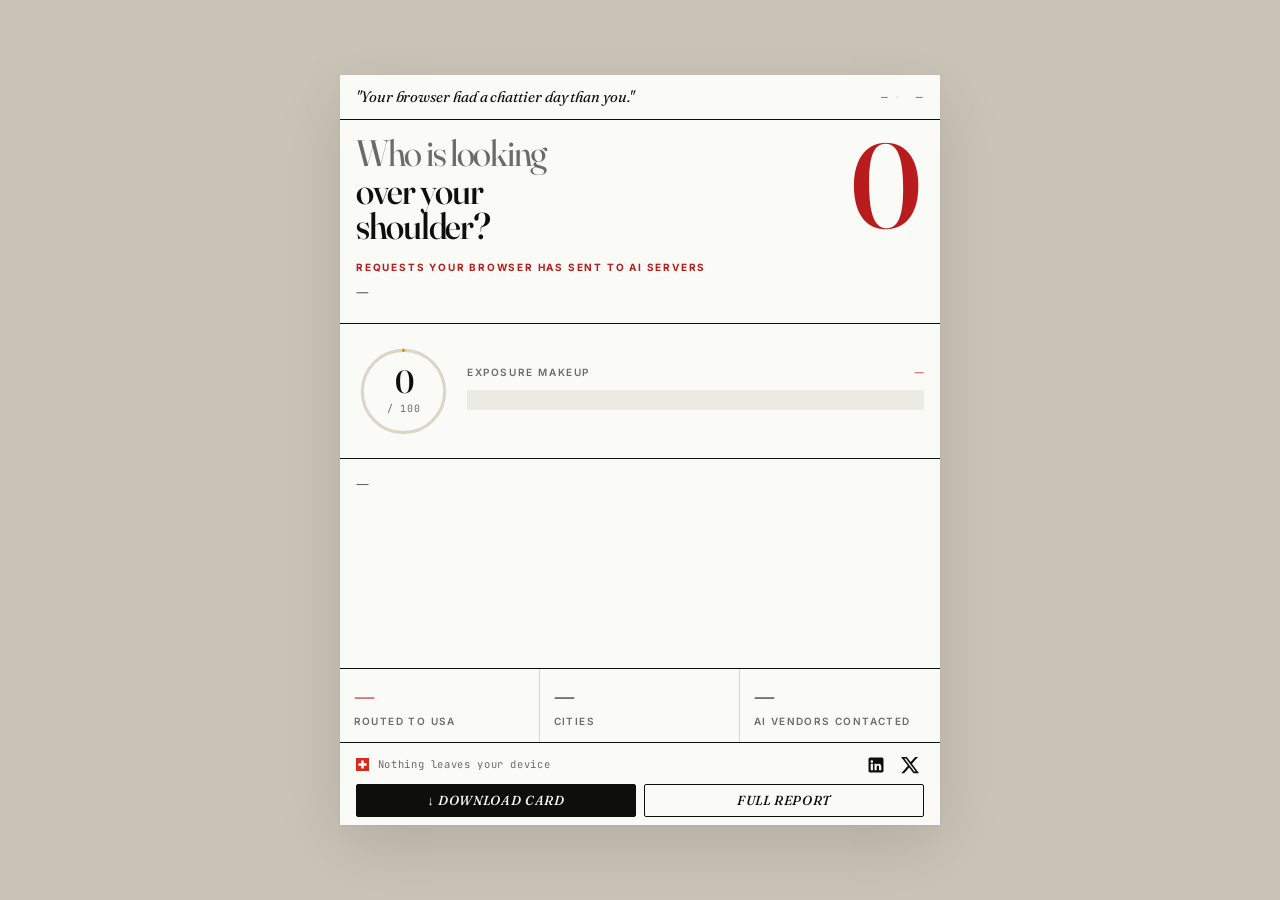
<file: report/index.html>
<!DOCTYPE html>
<html lang="en">
  <head>
    <meta charset="UTF-8" />
    <meta name="viewport" content="width=device-width, initial-scale=1.0" />
    <title>Over Your Shoulder — Daily Report</title>
    <link rel="icon" type="image/png" href="../icons/icon48.png" />
    <link rel="stylesheet" href="fonts.css" />
    <link rel="stylesheet" href="styles.css" />
  </head>
  <body>
    <div class="badge-stage">
    <div class="badge">
      <div class="banner" id="banner" hidden></div>
      <header class="masthead">
        <div class="punchline">"Your browser had a chattier day than you."</div>
        <div class="dateline">
          <span>—</span>
          <span>—</span>
        </div>
      </header>

      <section class="hero">
        <div class="hero-top">
          <h1 class="hero-title">
            Who is looking
            <span class="strong">over your shoulder?</span>
          </h1>
          <div class="hero-number-wrap">
            <div class="hero-number" id="hero-number">0</div>
          </div>
        </div>
        <p class="hero-sub">
          <span class="caption-label">Requests your browser has sent to AI servers</span>
          —
        </p>
      </section>

      <section class="score-band">
        <div class="ring">
          <svg viewBox="0 0 120 120" xmlns="http://www.w3.org/2000/svg">
            <circle class="ring-bg" cx="60" cy="60" r="52" />
            <circle class="ring-fill" cx="60" cy="60" r="52" stroke="#CC9500" stroke-dasharray="0 327" />
          </svg>
          <div class="ring-center">
            <p class="num">0</p>
            <span class="den">/ 100</span>
          </div>
        </div>
        <div class="composition">
          <div class="c-header">
            <span>Exposure makeup</span>
            <span class="verdict">—</span>
          </div>
          <div class="c-bar" aria-label="Score composition"></div>
          <div class="c-legend"></div>
        </div>
      </section>

      <section class="map-band">
        <h2 class="map-headline">—</h2>
        <svg id="worldmap" viewBox="0 0 600 200" xmlns="http://www.w3.org/2000/svg"></svg>
        <div class="destinations-list"></div>
      </section>

      <section class="stats-row">
        <div class="stat alarm">
          <p class="value">—</p>
          <div class="label">Routed to USA</div>
        </div>
        <div class="stat">
          <p class="value">—</p>
          <div class="label">Cities</div>
        </div>
        <div class="stat">
          <p class="value">—</p>
          <div class="label">AI vendors contacted</div>
        </div>
      </section>

      <footer class="foot">
        <!-- Row 1: Swiss flag + tagline (left) · social icons (right) -->
        <div class="foot-row foot-row-top">
          <div class="left">
            <svg class="swiss-flag" viewBox="0 0 32 32" xmlns="http://www.w3.org/2000/svg" aria-label="Swiss flag">
              <rect width="32" height="32" fill="#D52B1E" />
              <path d="M13 6 h6 v7 h7 v6 h-7 v7 h-6 v-7 h-7 v-6 h7 z" fill="#FFFFFF" />
            </svg>
            <span>Nothing leaves your device</span>
          </div>
          <div class="share-group share-icons-group">
            <a id="share-linkedin" class="share-icon" href="#" target="_blank" rel="noopener noreferrer" title="Share on LinkedIn" aria-label="Share on LinkedIn">
              <svg width="20" height="20" viewBox="0 0 24 24" fill="currentColor" aria-hidden="true">
                <path d="M19 3a2 2 0 0 1 2 2v14a2 2 0 0 1-2 2H5a2 2 0 0 1-2-2V5a2 2 0 0 1 2-2zM8.34 18.34V10.5H5.67v7.84zm-1.33-9a1.55 1.55 0 1 0 0-3.1 1.55 1.55 0 0 0 0 3.1zm11.33 9V14c0-2.47-1.32-3.62-3.08-3.62a2.66 2.66 0 0 0-2.42 1.33h-.03V10.5H10.2v7.84h2.67v-3.88c0-1.02.2-2.01 1.47-2.01s1.26 1.17 1.26 2.07v3.82z"/>
              </svg>
            </a>
            <a id="share-x" class="share-icon" href="#" target="_blank" rel="noopener noreferrer" title="Share on X" aria-label="Share on X">
              <svg width="20" height="20" viewBox="0 0 24 24" fill="currentColor" aria-hidden="true">
                <path d="M18.244 2.25h3.308l-7.227 8.26 8.502 11.24H16.17l-5.214-6.817L4.99 21.75H1.68l7.73-8.835L1.254 2.25H8.08l4.713 6.231zm-1.161 17.52h1.833L7.084 4.126H5.117z"/>
              </svg>
            </a>
          </div>
        </div>
        <!-- Row 2: Download card · Full Report, side by side, same size -->
        <div class="foot-row foot-row-bottom">
          <div class="share-group share-buttons-group">
            <button id="download-btn" class="share-btn primary" type="button">↓ Download card</button>
            <a id="full-report-link" class="share-btn secondary" href="full.html" target="_blank" rel="noopener">Full Report</a>
          </div>
        </div>
      </footer>
    </div>

    </div>
    <script src="lib/d3.min.js"></script>
    <script src="lib/topojson-client.min.js"></script>
    <script type="module" src="report.js"></script>
  </body>
</html>
</file>
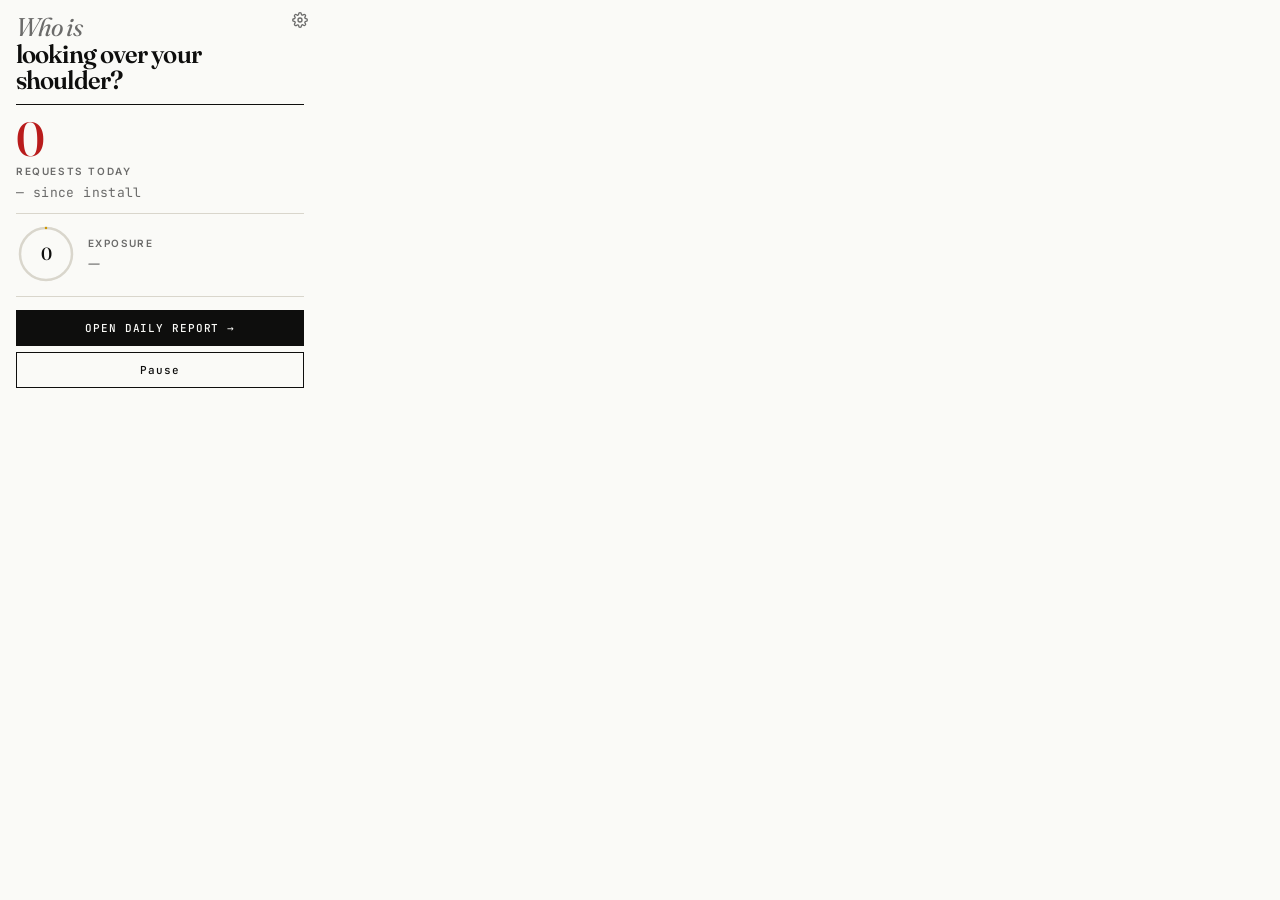
<file: popup/popup.html>
<!DOCTYPE html>
<html lang="en">
  <head>
    <meta charset="UTF-8" />
    <title>Over Your Shoulder</title>
    <link rel="stylesheet" href="../report/fonts.css" />
    <link rel="stylesheet" href="popup.css" />
  </head>
  <body>
    <main class="popup" id="popup-root">
      <div class="pause-bar" aria-hidden="true"></div>
      <p class="pause-notice" id="pause-notice">Paused · no data is being recorded</p>

      <button id="gear-btn" class="gear-btn" type="button" aria-label="Settings" title="Settings">
        <svg width="16" height="16" viewBox="0 0 24 24" fill="none" stroke="currentColor" stroke-width="2" stroke-linecap="round" stroke-linejoin="round" aria-hidden="true">
          <circle cx="12" cy="12" r="3"/>
          <path d="M19.4 15a1.65 1.65 0 0 0 .33 1.82l.06.06a2 2 0 0 1-2.83 2.83l-.06-.06a1.65 1.65 0 0 0-1.82-.33 1.65 1.65 0 0 0-1 1.51V21a2 2 0 0 1-4 0v-.09A1.65 1.65 0 0 0 9 19.4a1.65 1.65 0 0 0-1.82.33l-.06.06a2 2 0 0 1-2.83-2.83l.06-.06a1.65 1.65 0 0 0 .33-1.82 1.65 1.65 0 0 0-1.51-1H3a2 2 0 0 1 0-4h.09A1.65 1.65 0 0 0 4.6 9a1.65 1.65 0 0 0-.33-1.82l-.06-.06a2 2 0 0 1 2.83-2.83l.06.06a1.65 1.65 0 0 0 1.82.33H9a1.65 1.65 0 0 0 1-1.51V3a2 2 0 0 1 4 0v.09a1.65 1.65 0 0 0 1 1.51 1.65 1.65 0 0 0 1.82-.33l.06-.06a2 2 0 0 1 2.83 2.83l-.06.06a1.65 1.65 0 0 0-.33 1.82V9a1.65 1.65 0 0 0 1.51 1H21a2 2 0 0 1 0 4h-.09a1.65 1.65 0 0 0-1.51 1z"/>
        </svg>
      </button>

      <div id="view-main">
        <header class="pop-mast">
          <p class="pop-title">
            <span class="mast-muted">Who is</span>
            <span class="mast-strong">looking over your shoulder?</span>
          </p>
        </header>

        <section class="pop-hero">
          <p class="pop-num" id="popup-today">0</p>
          <p class="pop-label">Requests today</p>
          <p class="pop-cumulative" id="popup-cumulative">— since install</p>
        </section>

        <section class="pop-score">
          <div class="pop-ring">
            <svg viewBox="0 0 120 120" xmlns="http://www.w3.org/2000/svg">
              <circle class="ring-bg" cx="60" cy="60" r="52" />
              <circle class="ring-fill" id="popup-ring-fill" cx="60" cy="60" r="52"
                      stroke="#CC9500" stroke-dasharray="0 327" />
            </svg>
            <div class="pop-ring-center">
              <span class="num" id="popup-score">0</span>
            </div>
          </div>
          <div class="pop-score-side">
            <p class="pop-score-label">Exposure</p>
            <p class="pop-verdict" id="popup-verdict">—</p>
          </div>
        </section>

        <div class="pop-actions">
          <button id="open-report" class="pop-btn primary" type="button">OPEN DAILY REPORT →</button>
          <button id="toggle" class="pop-btn secondary" type="button">Pause</button>
        </div>
      </div>

      <div id="view-settings" hidden>
        <button id="settings-back" class="settings-back-btn" type="button">← Back</button>
        <h2>Settings</h2>

        <section class="settings-section">
          <label for="country-picker">My country</label>
          <select id="country-picker">
            <option value="auto">Auto-detect</option>
            <option value="CN">🇨🇳 China</option>
            <option value="FR">🇫🇷 France</option>
            <option value="DE">🇩🇪 Germany</option>
            <option value="CH">🇨🇭 Switzerland</option>
            <option value="GB">🇬🇧 United Kingdom</option>
            <option value="US">🇺🇸 United States</option>
            <option value="OTHER">— Other</option>
          </select>
          <p class="settings-hint">Used to phrase your exposure report. Auto-detect uses your timezone and language.</p>
        </section>

        <section class="settings-section">
          <label>Reset data</label>
          <button id="reset-data-btn" class="settings-danger" type="button">Reset all collected data</button>
          <p class="settings-hint">Clears all captured events, counters, and score. Cannot be undone.</p>
        </section>
      </div>
    </main>
    <script type="module" src="popup.js"></script>
  </body>
</html>
</file>
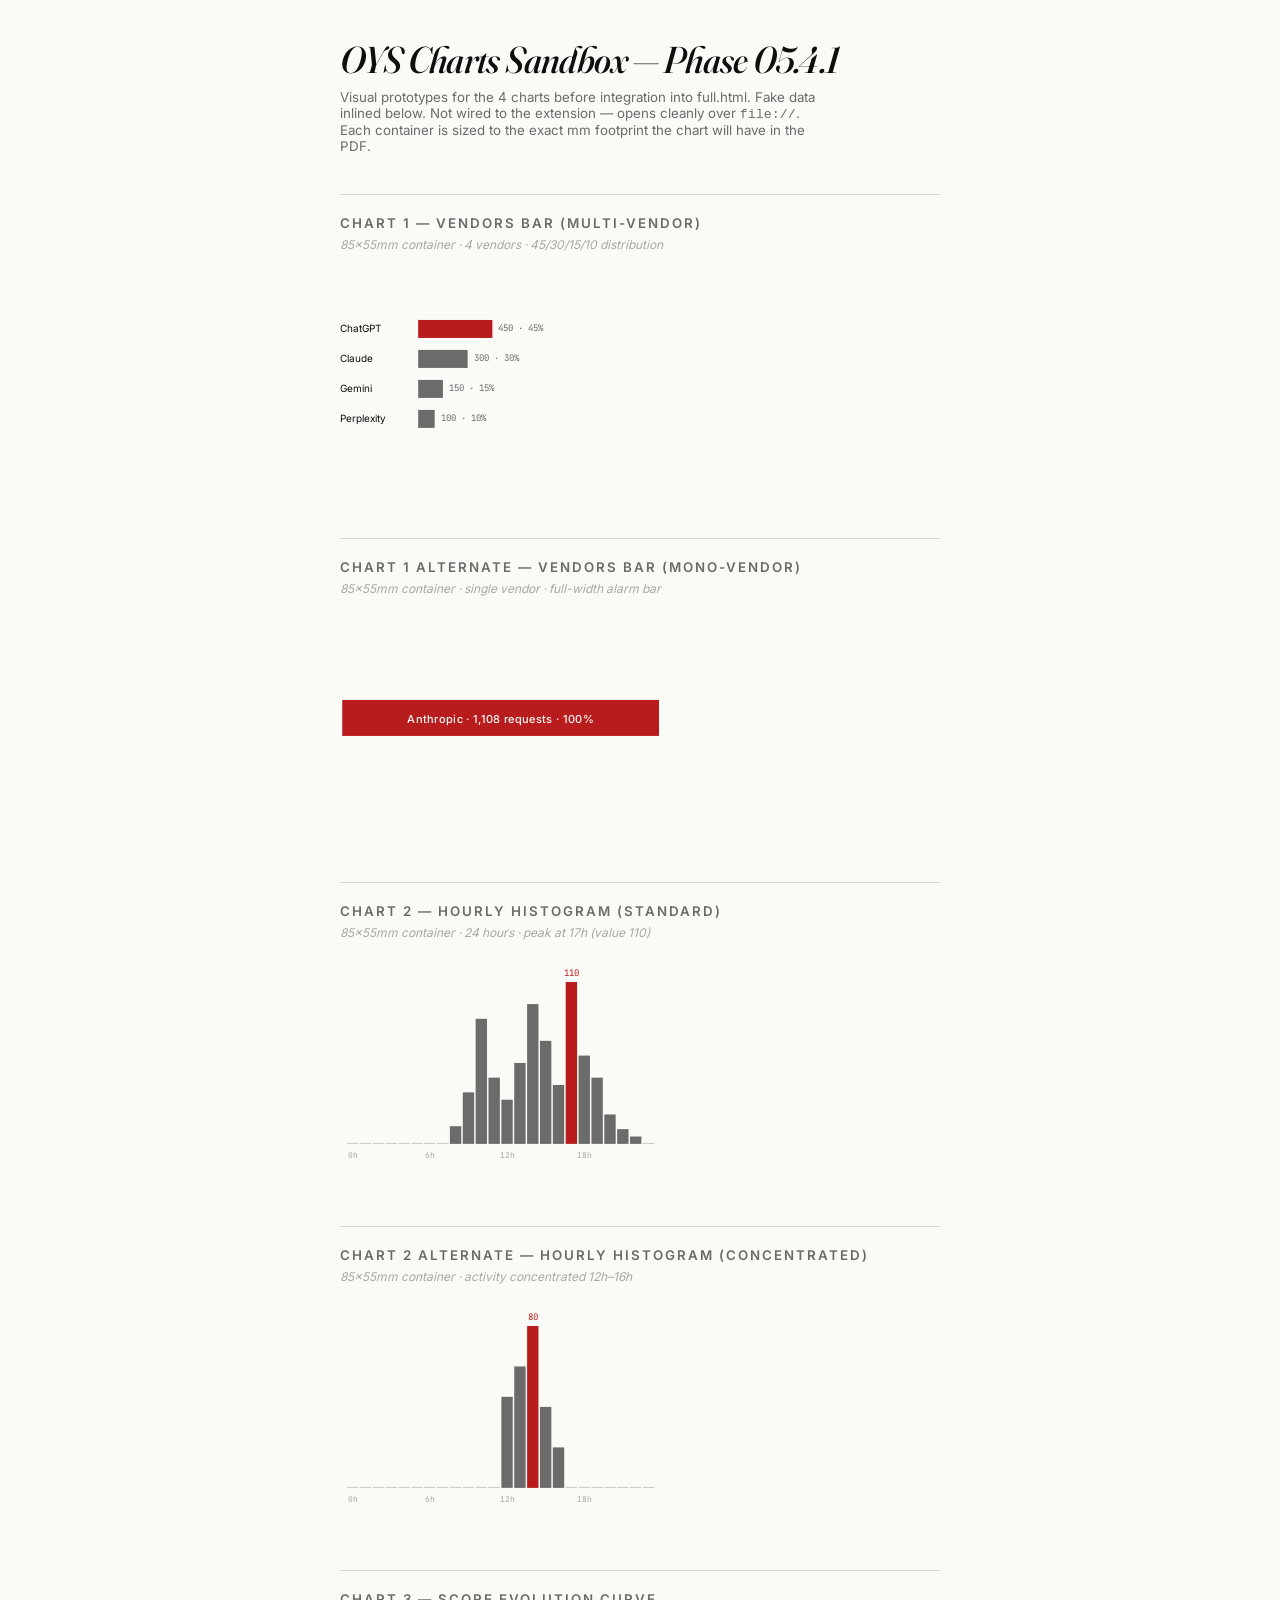
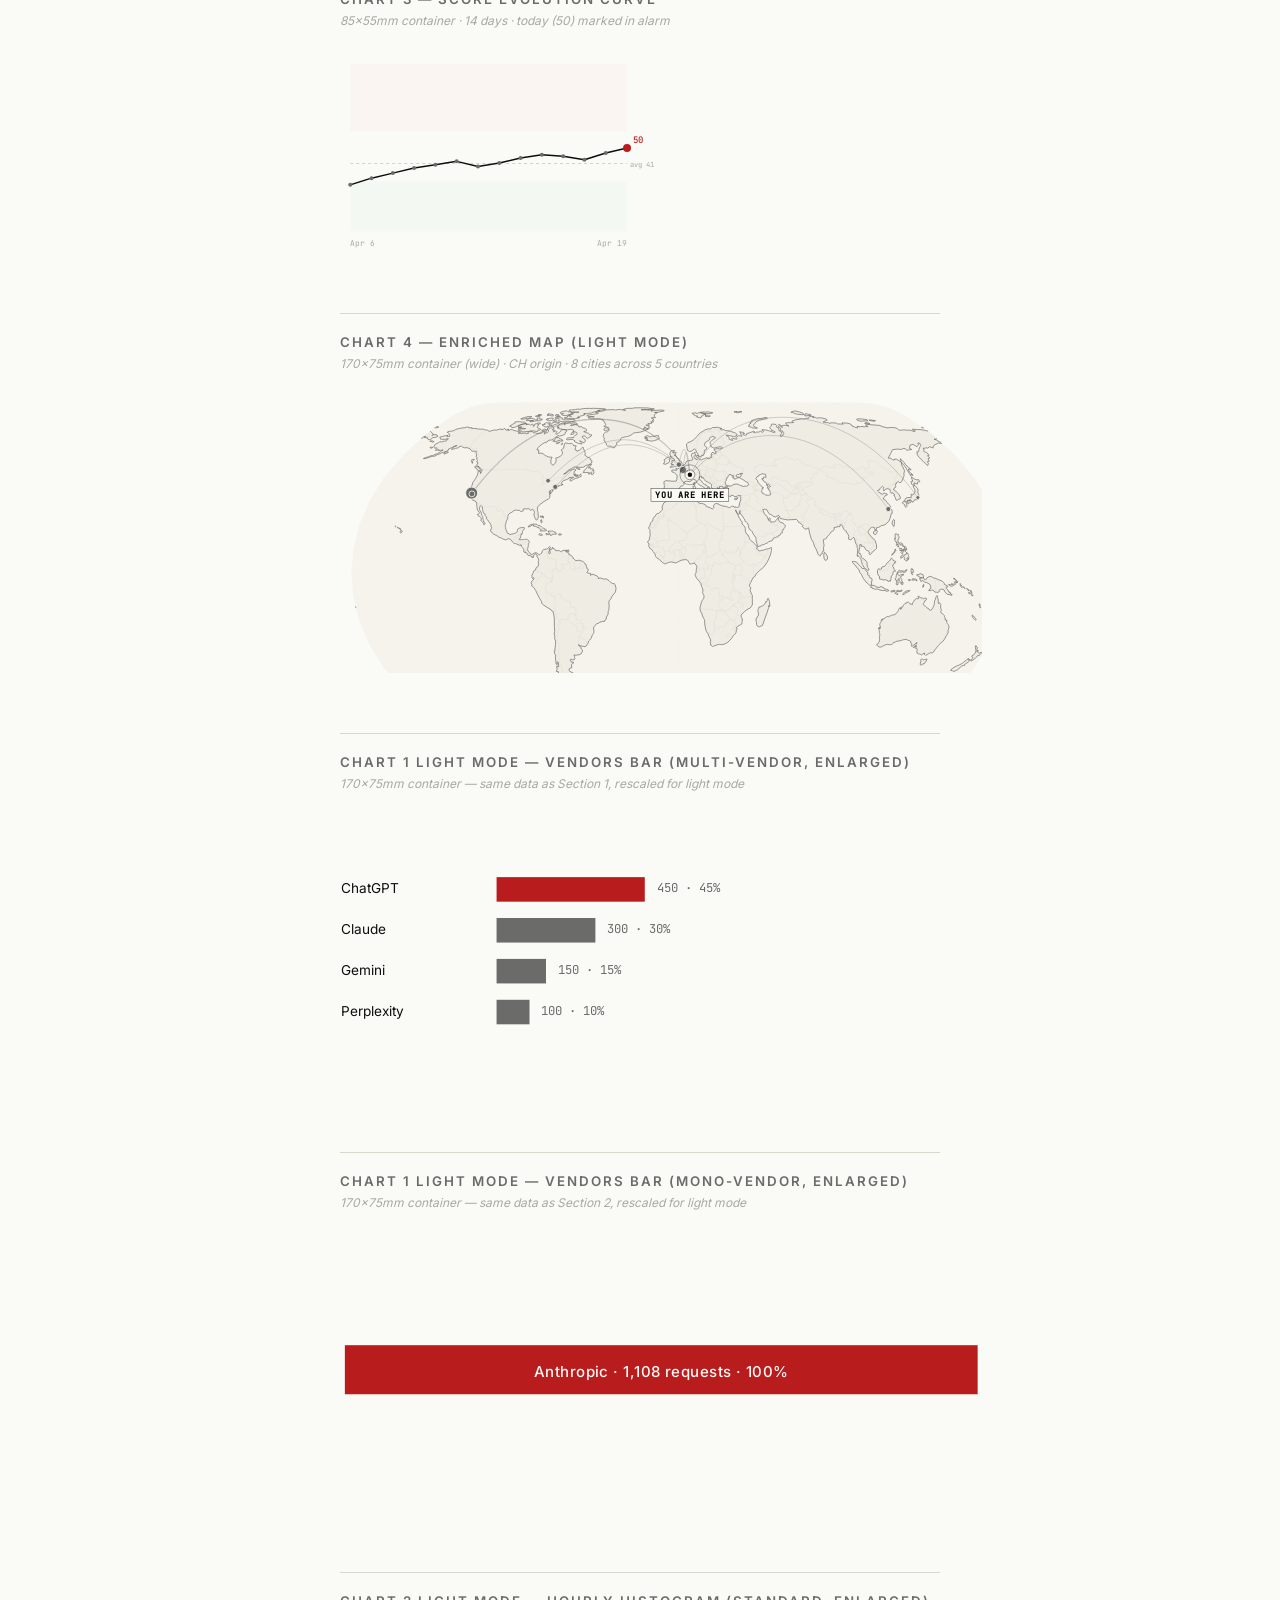
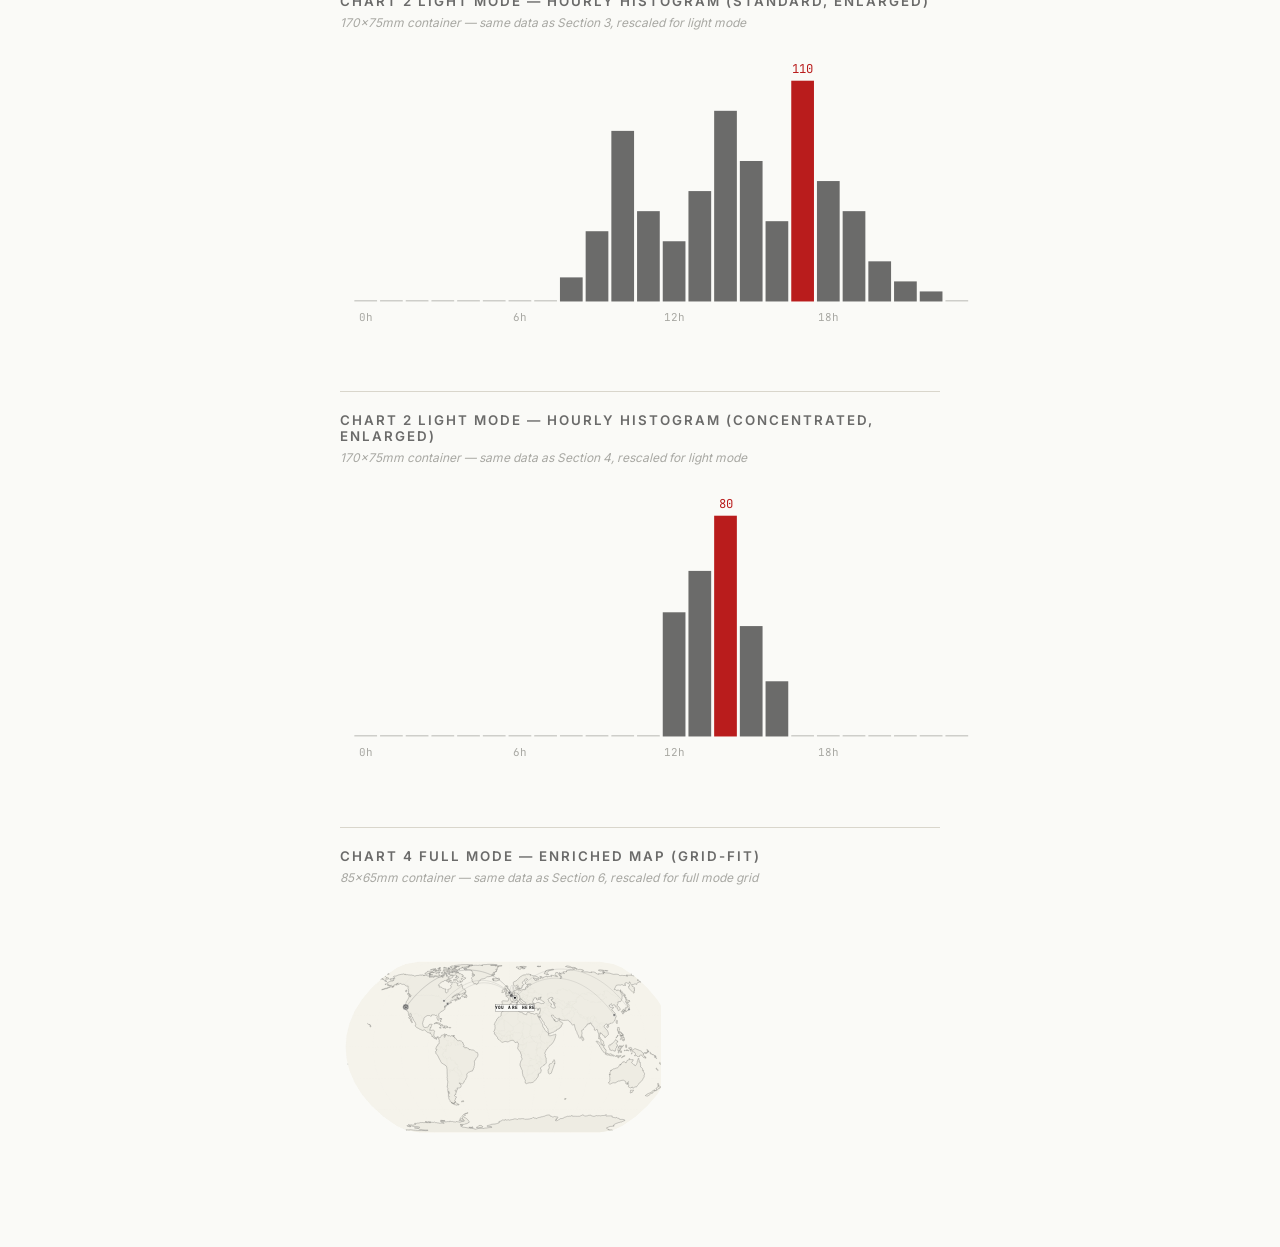
<file: report/charts-sandbox.html>
<!DOCTYPE html>
<html lang="en">
  <head>
    <meta charset="UTF-8" />
    <title>OYS Charts Sandbox — Phase 05.4.1</title>
    <link rel="stylesheet" href="fonts.css" />
    <style>
      :root {
        --bg: #FAFAF7;
        --ink: #0E0E0D;
        --ink-muted: #6B6B6A;
        --ink-soft: #A8A8A3;
        --rule: #D9D6CC;
        --alarm: #B91C1C;
        --make-volume: #2B2B2A;
        --make-cat: #BFA57A;
        --make-geo: #B91C1C;
        --make-cont: #3E5C66;
        --font-display: "Fraunces", Georgia, serif;
        --font-body: "Inter", -apple-system, system-ui, sans-serif;
        --font-mono: "JetBrains Mono", Menlo, monospace;
      }
      *, *::before, *::after { box-sizing: border-box; }
      html, body { margin: 0; padding: 0; }
      body {
        background: var(--bg);
        color: var(--ink);
        font-family: var(--font-body);
        padding: 40px;
        max-width: 180mm;
        margin: 0 auto;
      }
      h1 {
        font-family: var(--font-display);
        font-style: italic;
        font-weight: 500;
        font-variation-settings: "opsz" 144;
        font-size: 28pt;
        line-height: 1.05;
        letter-spacing: -0.02em;
        margin: 0 0 10px;
      }
      .lede {
        font-family: var(--font-body);
        font-size: 10pt;
        color: var(--ink-muted);
        margin: 0 0 40px;
        max-width: 60ch;
      }
      .chart-section {
        margin-bottom: 60px;
        padding-top: 20px;
        border-top: 1px solid var(--rule);
      }
      .chart-label {
        font-family: var(--font-body);
        font-weight: 600;
        text-transform: uppercase;
        font-size: 10pt;
        letter-spacing: 0.15em;
        color: var(--ink-muted);
        margin-bottom: 6px;
      }
      .chart-description {
        font-family: var(--font-body);
        font-size: 9pt;
        color: var(--ink-soft);
        margin-bottom: 18px;
        font-style: italic;
      }
      .chart-container {
        width: 85mm;
        height: 55mm;
        background: var(--bg);
        overflow: visible;
      }
      .chart-container.tall { height: 65mm; }
      .chart-container.wide {
        width: 170mm;
        height: 75mm;
      }
      .chart-container svg {
        display: block;
        width: 100%;
        height: 100%;
      }
    </style>
  </head>
  <body>
    <h1>OYS Charts Sandbox — Phase 05.4.1</h1>
    <p class="lede">
      Visual prototypes for the 4 charts before integration into full.html.
      Fake data inlined below. Not wired to the extension — opens cleanly over
      <code>file://</code>. Each container is sized to the exact mm footprint
      the chart will have in the PDF.
    </p>

    <div class="chart-section">
      <div class="chart-label">Chart 1 — Vendors bar (multi-vendor)</div>
      <div class="chart-description">85×55mm container · 4 vendors · 45/30/15/10 distribution</div>
      <div class="chart-container" id="c1-multi"></div>
    </div>

    <div class="chart-section">
      <div class="chart-label">Chart 1 alternate — Vendors bar (mono-vendor)</div>
      <div class="chart-description">85×55mm container · single vendor · full-width alarm bar</div>
      <div class="chart-container" id="c1-mono"></div>
    </div>

    <div class="chart-section">
      <div class="chart-label">Chart 2 — Hourly histogram (standard)</div>
      <div class="chart-description">85×55mm container · 24 hours · peak at 17h (value 110)</div>
      <div class="chart-container" id="c2-standard"></div>
    </div>

    <div class="chart-section">
      <div class="chart-label">Chart 2 alternate — Hourly histogram (concentrated)</div>
      <div class="chart-description">85×55mm container · activity concentrated 12h–16h</div>
      <div class="chart-container" id="c2-concentrated"></div>
    </div>

    <div class="chart-section">
      <div class="chart-label">Chart 3 — Score evolution curve</div>
      <div class="chart-description">85×55mm container · 14 days · today (50) marked in alarm</div>
      <div class="chart-container" id="c3-score"></div>
    </div>

    <div class="chart-section">
      <div class="chart-label">Chart 4 — Enriched map (light mode)</div>
      <div class="chart-description">170×75mm container (wide) · CH origin · 8 cities across 5 countries</div>
      <div class="chart-container wide tall" id="c4-map"></div>
    </div>

    <div class="chart-section">
      <div class="chart-label">Chart 1 light mode — Vendors bar (multi-vendor, enlarged)</div>
      <div class="chart-description">170×75mm container — same data as Section 1, rescaled for light mode</div>
      <div class="chart-container wide tall" id="c1-multi-light"></div>
    </div>

    <div class="chart-section">
      <div class="chart-label">Chart 1 light mode — Vendors bar (mono-vendor, enlarged)</div>
      <div class="chart-description">170×75mm container — same data as Section 2, rescaled for light mode</div>
      <div class="chart-container wide tall" id="c1-mono-light"></div>
    </div>

    <div class="chart-section">
      <div class="chart-label">Chart 2 light mode — Hourly histogram (standard, enlarged)</div>
      <div class="chart-description">170×75mm container — same data as Section 3, rescaled for light mode</div>
      <div class="chart-container wide tall" id="c2-standard-light"></div>
    </div>

    <div class="chart-section">
      <div class="chart-label">Chart 2 light mode — Hourly histogram (concentrated, enlarged)</div>
      <div class="chart-description">170×75mm container — same data as Section 4, rescaled for light mode</div>
      <div class="chart-container wide tall" id="c2-concentrated-light"></div>
    </div>

    <div class="chart-section">
      <div class="chart-label">Chart 4 full mode — Enriched map (grid-fit)</div>
      <div class="chart-description">85×65mm container — same data as Section 6, rescaled for full mode grid</div>
      <div class="chart-container tall" id="c4-map-full"></div>
    </div>

    <script src="lib/d3.min.js"></script>
    <script src="lib/topojson-client.min.js"></script>
    <script src="data/world-110m.js"></script>
    <script>
      /* =====================================================================
         Fake data
         ===================================================================== */
      const FAKE_VENDORS_MULTI = [
        { name: "ChatGPT",    count: 450, share: 45 },
        { name: "Claude",     count: 300, share: 30 },
        { name: "Gemini",     count: 150, share: 15 },
        { name: "Perplexity", count: 100, share: 10 },
      ];
      const FAKE_VENDORS_MONO = [
        { name: "Anthropic", count: 1108, share: 100 },
      ];
      const FAKE_HOURLY_STANDARD = [
        0, 0, 0, 0, 0, 0, 0, 0, 12, 35, 85, 45,
        30, 55, 95, 70, 40, 110, 60, 45, 20, 10, 5, 0,
      ];
      const FAKE_HOURLY_CONCENTRATED = [
        0, 0, 0, 0, 0, 0, 0, 0, 0, 0, 0, 0,
        45, 60, 80, 40, 20, 0, 0, 0, 0, 0, 0, 0,
      ];
      const FAKE_SCORE_HISTORY = [
        { date: "2026-04-06", score: 28 },
        { date: "2026-04-07", score: 32 },
        { date: "2026-04-08", score: 35 },
        { date: "2026-04-09", score: 38 },
        { date: "2026-04-10", score: 40 },
        { date: "2026-04-11", score: 42 },
        { date: "2026-04-12", score: 39 },
        { date: "2026-04-13", score: 41 },
        { date: "2026-04-14", score: 44 },
        { date: "2026-04-15", score: 46 },
        { date: "2026-04-16", score: 45 },
        { date: "2026-04-17", score: 43 },
        { date: "2026-04-18", score: 47 },
        { date: "2026-04-19", score: 50 },
      ];
      const FAKE_MAP_ORIGIN = [6.63, 46.52]; // Lausanne
      const FAKE_MAP_DESTINATIONS = [
        { city: "San Francisco", country: "US", coords: [-122.42, 37.77], count: 450 },
        { city: "Mountain View", country: "US", coords: [-122.08, 37.39], count: 120 },
        { city: "New York",      country: "US", coords: [-74.00, 40.71], count: 80 },
        { city: "Paris",         country: "FR", coords: [2.35, 48.86],   count: 200 },
        { city: "London",        country: "GB", coords: [-0.13, 51.51],  count: 100 },
        { city: "Toronto",       country: "CA", coords: [-79.38, 43.65], count: 60 },
        { city: "Hangzhou",      country: "CN", coords: [120.16, 30.26], count: 80 },
        { city: "Tokyo",         country: "JP", coords: [139.69, 35.68], count: 20 },
      ];

      /* =====================================================================
         Palette (hard-coded hex so SVG presentation attributes pick them up)
         ===================================================================== */
      const C = {
        ink:        "#0E0E0D",
        inkMuted:   "#6B6B6A",
        inkSoft:    "#A8A8A3",
        rule:       "#D9D6CC",
        alarm:      "#B91C1C",
        bg:         "#FAFAF7",
        sphere:     "#F5F3EB",
        land:       "#EEECE3",
        coast:      "#6B6B6A",
        zoneGreen:  "#F0F7F0",
        zonePink:   "#FBF0F0",
      };

      /* =====================================================================
         CHART 1 — Vendors horizontal bar
         Default viewBox 321×208 matches 85×55mm. Passing opts.W/H re-scales
         positional + font constants so the chart fills larger containers
         (e.g., 642×284 for light mode 170×75mm) without letterboxing.
         ===================================================================== */
      function renderVendorsBar(containerEl, vendors, opts = {}) {
        const W = opts.W ?? 321;
        const H = opts.H ?? 208;
        const Sx = W / 321;
        const Sy = H / 208;
        const Sf = Math.min(Sx, Sy); // font scale (avoid oversize in wide containers)

        const NAME_W = 72 * Sx;
        const VALUE_W = 72 * Sx;
        const BAR_START = NAME_W + 6 * Sx;
        const BAR_MAX = W - BAR_START - VALUE_W - 6 * Sx;
        const BAR_H = 18 * Sy;
        const ROW_GAP = 12 * Sy;
        const FONT_BODY = 10 * Sf;
        const FONT_MONO = 9 * Sf;
        const FONT_MONO_MONO_VENDOR = 11 * Sf;

        let svg = `<svg viewBox="0 0 ${W} ${H}" preserveAspectRatio="xMidYMid meet">`;

        if (vendors.length === 1) {
          // Mono-vendor: full-width alarm bar with centered cream label.
          const v = vendors[0];
          const fullW = W - 4 * Sx;
          const bh = BAR_H * 2;
          svg += `<rect x="${2 * Sx}" y="${H/2 - bh/2}" width="${fullW}" height="${bh}" fill="${C.alarm}" />`;
          svg += `<text x="${W/2}" y="${H/2 + 5 * Sy}" fill="${C.bg}" font-family="var(--font-body)" font-size="${FONT_MONO_MONO_VENDOR}" font-weight="500" text-anchor="middle" letter-spacing="0.03em">${v.name} · ${v.count.toLocaleString("en-US")} requests · ${v.share}%</text>`;
          svg += `</svg>`;
          containerEl.innerHTML = svg;
          return;
        }

        const TOTAL_ROWS_H = vendors.length * BAR_H + (vendors.length - 1) * ROW_GAP;
        const TOP = (H - TOTAL_ROWS_H) / 2;

        vendors.forEach((v, i) => {
          const y = TOP + i * (BAR_H + ROW_GAP);
          const midY = y + BAR_H / 2 + 3 * Sy;
          const barW = Math.max(2 * Sx, (v.share / 100) * BAR_MAX);
          const fill = i === 0 ? C.alarm : C.inkMuted;
          const countFmt = v.count.toLocaleString("en-US");

          svg += `<text x="0" y="${midY}" font-family="var(--font-body)" font-size="${FONT_BODY}" fill="${C.ink}">${v.name}</text>`;
          svg += `<rect x="${BAR_START}" y="${y}" width="${barW}" height="${BAR_H}" fill="${fill}" />`;
          svg += `<text x="${BAR_START + barW + 6 * Sx}" y="${midY - 1}" font-family="var(--font-mono)" font-size="${FONT_MONO}" fill="${C.inkMuted}">${countFmt} · ${v.share}%</text>`;
        });

        svg += `</svg>`;
        containerEl.innerHTML = svg;
      }

      /* =====================================================================
         CHART 2 — Hourly histogram (24 bars)
         ===================================================================== */
      function renderHourlyHistogram(containerEl, values, opts = {}) {
        const W = opts.W ?? 321;
        const H = opts.H ?? 208;
        const Sx = W / 321;
        const Sy = H / 208;
        const Sf = Math.min(Sx, Sy);

        const PAD_L = 6 * Sx, PAD_R = 6 * Sx;
        const PAD_T = 24 * Sy, PAD_B = 22 * Sy;
        const CHART_W = W - PAD_L - PAD_R;
        const CHART_H = H - PAD_T - PAD_B;
        const SLOT = CHART_W / 24;
        const BAR_W = SLOT - 1.5 * Sx;
        const FONT_PEAK = 9 * Sf;
        const FONT_TICK = 8 * Sf;

        const max = Math.max(...values);
        const peakIdx = max > 0 ? values.indexOf(max) : -1;

        let svg = `<svg viewBox="0 0 ${W} ${H}" preserveAspectRatio="xMidYMid meet">`;

        values.forEach((v, i) => {
          const x = PAD_L + i * SLOT + 0.75 * Sx;
          if (v === 0) {
            // 1px-ish grid line at base to keep the 24-slot rhythm visible
            svg += `<rect x="${x}" y="${PAD_T + CHART_H - Sy}" width="${BAR_W}" height="${Sy}" fill="${C.inkSoft}" opacity="0.6" />`;
          } else {
            const h = (v / max) * CHART_H;
            const y = PAD_T + CHART_H - h;
            const fill = i === peakIdx ? C.alarm : C.inkMuted;
            svg += `<rect x="${x}" y="${y}" width="${BAR_W}" height="${h}" fill="${fill}" />`;
          }
        });

        // Peak value label above peak bar
        if (peakIdx >= 0) {
          const peakX = PAD_L + peakIdx * SLOT + BAR_W / 2 + 0.75 * Sx;
          const peakY = PAD_T - 6 * Sy;
          svg += `<text x="${peakX}" y="${peakY}" font-family="var(--font-mono)" font-size="${FONT_PEAK}" fill="${C.alarm}" text-anchor="middle">${max}</text>`;
        }

        // X-axis ticks at 0, 6, 12, 18
        [0, 6, 12, 18].forEach((hr) => {
          const x = PAD_L + hr * SLOT + BAR_W / 2 + 0.75 * Sx;
          svg += `<text x="${x}" y="${PAD_T + CHART_H + 14 * Sy}" font-family="var(--font-mono)" font-size="${FONT_TICK}" fill="${C.inkSoft}" text-anchor="middle">${hr}h</text>`;
        });

        svg += `</svg>`;
        containerEl.innerHTML = svg;
      }

      /* =====================================================================
         CHART 3 — Score evolution line
         ===================================================================== */
      function formatShortDate(iso) {
        const months = ["Jan","Feb","Mar","Apr","May","Jun","Jul","Aug","Sep","Oct","Nov","Dec"];
        const [y, m, d] = iso.split("-").map(Number);
        return `${months[m - 1]} ${d}`;
      }

      function renderScoreEvolution(containerEl, history, opts = {}) {
        const W = opts.W ?? 321;
        const H = opts.H ?? 208;
        const Sx = W / 321;
        const Sy = H / 208;
        const Sf = Math.min(Sx, Sy);

        const PAD_L = 10 * Sx;
        const PAD_R = 34 * Sx;
        const PAD_T = 18 * Sy;
        const PAD_B = 22 * Sy;
        const CHART_W = W - PAD_L - PAD_R;
        const CHART_H = H - PAD_T - PAD_B;
        const FONT_TODAY = 9 * Sf;
        const FONT_AVG = 7 * Sf;
        const FONT_DATE = 8 * Sf;

        const n = history.length;
        if (n === 0) { containerEl.innerHTML = ""; return; }

        const xAt = (i) => PAD_L + (n === 1 ? CHART_W / 2 : (i * CHART_W) / (n - 1));
        const yAt = (score) => PAD_T + CHART_H - (score / 100) * CHART_H;

        const avg = history.reduce((s, e) => s + e.score, 0) / n;

        let svg = `<svg viewBox="0 0 ${W} ${H}" preserveAspectRatio="xMidYMid meet">`;

        // Zone fills — 0–30 green, 60–100 pink (30–60 neutral, no fill)
        svg += `<rect x="${PAD_L}" y="${yAt(30)}" width="${CHART_W}" height="${yAt(0) - yAt(30)}" fill="${C.zoneGreen}" opacity="0.5" />`;
        svg += `<rect x="${PAD_L}" y="${yAt(100)}" width="${CHART_W}" height="${yAt(60) - yAt(100)}" fill="${C.zonePink}" opacity="0.5" />`;

        // Average dashed line
        const avgY = yAt(avg);
        svg += `<line x1="${PAD_L}" y1="${avgY}" x2="${PAD_L + CHART_W}" y2="${avgY}" stroke="${C.inkSoft}" stroke-width="${0.5 * Sf}" stroke-dasharray="${3 * Sf},${3 * Sf}" />`;
        svg += `<text x="${PAD_L + CHART_W + 3 * Sx}" y="${avgY + 3 * Sy}" font-family="var(--font-mono)" font-size="${FONT_AVG}" fill="${C.inkSoft}">avg ${Math.round(avg)}</text>`;

        // Polyline
        const points = history.map((e, i) => `${xAt(i)},${yAt(e.score)}`).join(" ");
        svg += `<polyline points="${points}" fill="none" stroke="${C.ink}" stroke-width="${1.5 * Sf}" stroke-linejoin="round" stroke-linecap="round" />`;

        // Data points
        history.forEach((e, i) => {
          const isToday = i === n - 1;
          const r = (isToday ? 4 : 2) * Sf;
          const fill = isToday ? C.alarm : C.inkMuted;
          svg += `<circle cx="${xAt(i)}" cy="${yAt(e.score)}" r="${r}" fill="${fill}" />`;
        });

        // Today label
        const lastX = xAt(n - 1), lastY = yAt(history[n - 1].score);
        svg += `<text x="${lastX + 6 * Sx}" y="${lastY - 5 * Sy}" font-family="var(--font-mono)" font-size="${FONT_TODAY}" fill="${C.alarm}" font-weight="500">${history[n - 1].score}</text>`;

        // X-axis date labels (first + last only)
        const dateY = PAD_T + CHART_H + 14 * Sy;
        svg += `<text x="${PAD_L}" y="${dateY}" font-family="var(--font-mono)" font-size="${FONT_DATE}" fill="${C.inkSoft}">${formatShortDate(history[0].date)}</text>`;
        svg += `<text x="${PAD_L + CHART_W}" y="${dateY}" font-family="var(--font-mono)" font-size="${FONT_DATE}" fill="${C.inkSoft}" text-anchor="end">${formatShortDate(history[n - 1].date)}</text>`;

        svg += `</svg>`;
        containerEl.innerHTML = svg;
      }

      /* =====================================================================
         CHART 4 — Enriched map (D3 + topojson)
         Reuses the antimeridian-safe arc logic + Natural Earth projection
         from /report/report.js renderMap().
         ===================================================================== */
      function buildArcSegmentsSb(origin, dest, projection, Sf = 1) {
        const olon = origin[0], olat = origin[1];
        const dlon = dest[0],   dlat = dest[1];
        const crosses = Math.abs(dlon - olon) > 180;
        const STEPS = 48;
        const MAX_LIFT = 20 * Sf;

        if (!crosses) {
          const interp = d3.geoInterpolate(origin, dest);
          const pts = [];
          for (let i = 0; i <= STEPS; i++) {
            const t = i / STEPS;
            const p = interp(t);
            const lift = Math.sin(t * Math.PI) * MAX_LIFT;
            const [px, py] = projection(p);
            pts.push([px, py - lift]);
          }
          return [pts];
        }
        const east = olon > dlon;
        const edgeOut = east ? 180 : -180;
        const edgeIn  = east ? -180 : 180;
        const lonDist1 = east ? 180 - olon : olon + 180;
        const lonDist2 = east ? dlon + 180 : 180 - dlon;
        const tEdge = lonDist1 / (lonDist1 + lonDist2);
        const latEdge = olat + (dlat - olat) * tEdge;
        const linear = (fLon, fLat, tLon, tLat, tStart, tEnd, steps) => {
          const pts = [];
          for (let i = 0; i <= steps; i++) {
            const local = i / steps;
            const lon = fLon + (tLon - fLon) * local;
            const lat = fLat + (tLat - fLat) * local;
            const globalT = tStart + (tEnd - tStart) * local;
            const lift = Math.sin(globalT * Math.PI) * MAX_LIFT;
            const [px, py] = projection([lon, lat]);
            pts.push([px, py - lift]);
          }
          return pts;
        };
        const s1 = Math.max(12, Math.round(STEPS * tEdge));
        const s2 = Math.max(12, Math.round(STEPS * (1 - tEdge)));
        return [
          linear(olon, olat, edgeOut, latEdge, 0, tEdge, s1),
          linear(edgeIn, latEdge, dlon, dlat, tEdge, 1, s2),
        ];
      }

      function renderMap(containerEl, origin, destinations, opts = {}) {
        const W = opts.W ?? 642;
        const H = opts.H ?? 284;
        const projScale = opts.scale ?? 120;
        const center = opts.center ?? [-10, 20];
        const Sf = Math.min(W / 642, H / 284); // unified scale factor for strokes/fonts

        containerEl.innerHTML = "";
        const svg = d3.select(containerEl).append("svg")
          .attr("viewBox", `0 0 ${W} ${H}`)
          .attr("preserveAspectRatio", "xMidYMid meet");

        const projection = d3.geoNaturalEarth1()
          .scale(projScale)
          .center(center)
          .translate([W / 2, H / 2]);
        const path = d3.geoPath(projection);

        svg.append("path").attr("d", path({ type: "Sphere" }))
          .attr("fill", C.sphere).attr("stroke", "none");
        svg.append("path").attr("d", path(d3.geoGraticule().step([30, 30])()))
          .attr("fill", "none").attr("stroke", C.rule).attr("stroke-width", 0.3 * Sf)
          .attr("stroke-dasharray", `${1 * Sf} ${2 * Sf}`).attr("opacity", 0.35);

        const world = window.OYS_WORLD_ATLAS;
        if (world) {
          const countries = topojson.feature(world, world.objects.countries);
          svg.append("g").selectAll("path").data(countries.features).enter().append("path")
            .attr("d", path).attr("fill", C.land).attr("stroke", "none");
          svg.append("path")
            .attr("d", path(topojson.mesh(world, world.objects.countries, (a, b) => a !== b)))
            .attr("fill", "none").attr("stroke", C.rule).attr("stroke-width", 0.4 * Sf).attr("opacity", 0.9);
          svg.append("path")
            .attr("d", path(topojson.mesh(world, world.objects.countries, (a, b) => a === b)))
            .attr("fill", "none").attr("stroke", C.coast).attr("stroke-width", 0.7 * Sf);
        }

        const [ox, oy] = projection(origin);

        // Arcs — thin grey, no red
        const arcLayer = svg.append("g");
        const line = d3.line().curve(d3.curveBasis);
        destinations.forEach((d) => {
          for (const seg of buildArcSegmentsSb(origin, d.coords, projection, Sf)) {
            arcLayer.append("path").attr("d", line(seg))
              .attr("fill", "none").attr("stroke", C.inkMuted)
              .attr("stroke-width", 0.6 * Sf).attr("opacity", 0.5).attr("stroke-linecap", "round");
          }
        });

        // Destination dots — r scales 2..6 by count, all × Sf so small-container version stays readable
        const minC = Math.min(...destinations.map((d) => d.count));
        const maxC = Math.max(...destinations.map((d) => d.count));
        const rFor = (c) =>
          (maxC === minC ? 3 : 2 + ((c - minC) / (maxC - minC)) * 4) * Sf;
        destinations.forEach((d) => {
          const [dx, dy] = projection(d.coords);
          svg.append("circle")
            .attr("cx", dx).attr("cy", dy).attr("r", rFor(d.count))
            .attr("fill", C.inkMuted).attr("stroke", C.bg).attr("stroke-width", 0.8 * Sf);
        });

        // City labels intentionally omitted — the "Everywhere your data went"
        // block's two-column list already shows city names with counts.
        // Origin — halo rings + solid dot
        svg.append("circle").attr("cx", ox).attr("cy", oy).attr("r", 10 * Sf)
          .attr("fill", "none").attr("stroke", C.ink).attr("stroke-width", 1 * Sf).attr("opacity", 0.35);
        svg.append("circle").attr("cx", ox).attr("cy", oy).attr("r", 5 * Sf)
          .attr("fill", "none").attr("stroke", C.ink).attr("stroke-width", 1 * Sf).attr("opacity", 0.35);
        svg.append("circle").attr("cx", ox).attr("cy", oy).attr("r", 3 * Sf)
          .attr("fill", C.ink).attr("stroke", C.bg).attr("stroke-width", 1.5 * Sf);

        // YOU ARE HERE label
        const labelW = 78 * Sf, labelH = 13 * Sf;
        const lx = ox - labelW / 2, ly = oy + 14 * Sf;
        svg.append("rect").attr("x", lx).attr("y", ly).attr("width", labelW).attr("height", labelH)
          .attr("fill", C.bg).attr("stroke", C.ink).attr("stroke-width", 0.4 * Sf);
        svg.append("text").attr("x", ox).attr("y", ly + 9 * Sf).attr("text-anchor", "middle")
          .attr("font-family", "var(--font-mono)").attr("font-size", 8.5 * Sf)
          .attr("font-weight", 600).attr("letter-spacing", 0.8 * Sf)
          .attr("fill", C.ink).text("YOU ARE HERE");
      }

      /* =====================================================================
         Mount everything
         ===================================================================== */
      // Container dimensions the chart will see in the PDF:
      //   85×55mm  → viewBox 321×208   (full mode, charts 1/2/3)
      //   85×65mm  → viewBox 321×246   (full mode, chart 4 map)
      //   170×75mm → viewBox 642×284   (light mode, all charts)
      const DIMS_FULL_STANDARD = { W: 321, H: 208 };
      const DIMS_LIGHT = { W: 642, H: 284 };
      const DIMS_MAP_LIGHT = { W: 642, H: 284, scale: 120 };
      const DIMS_MAP_FULL  = { W: 321, H: 246, scale: 60 };

      // Full-mode (existing sections)
      renderVendorsBar(document.getElementById("c1-multi"), FAKE_VENDORS_MULTI, DIMS_FULL_STANDARD);
      renderVendorsBar(document.getElementById("c1-mono"), FAKE_VENDORS_MONO, DIMS_FULL_STANDARD);
      renderHourlyHistogram(document.getElementById("c2-standard"), FAKE_HOURLY_STANDARD, DIMS_FULL_STANDARD);
      renderHourlyHistogram(document.getElementById("c2-concentrated"), FAKE_HOURLY_CONCENTRATED, DIMS_FULL_STANDARD);
      renderScoreEvolution(document.getElementById("c3-score"), FAKE_SCORE_HISTORY, DIMS_FULL_STANDARD);
      renderMap(document.getElementById("c4-map"), FAKE_MAP_ORIGIN, FAKE_MAP_DESTINATIONS, DIMS_MAP_LIGHT);

      // Light-mode variants (new sections 7-10) — 170×75mm, rescaled renderers
      renderVendorsBar(document.getElementById("c1-multi-light"), FAKE_VENDORS_MULTI, DIMS_LIGHT);
      renderVendorsBar(document.getElementById("c1-mono-light"), FAKE_VENDORS_MONO, DIMS_LIGHT);
      renderHourlyHistogram(document.getElementById("c2-standard-light"), FAKE_HOURLY_STANDARD, DIMS_LIGHT);
      renderHourlyHistogram(document.getElementById("c2-concentrated-light"), FAKE_HOURLY_CONCENTRATED, DIMS_LIGHT);

      // Full-mode map at 85×65mm (section 11) — smaller viewBox + smaller projection scale
      renderMap(document.getElementById("c4-map-full"), FAKE_MAP_ORIGIN, FAKE_MAP_DESTINATIONS, DIMS_MAP_FULL);

      if (!window.OYS_WORLD_ATLAS) {
        console.warn("OYS_WORLD_ATLAS not loaded — map renders without land outlines.");
      }
    </script>
  </body>
</html>
</file>
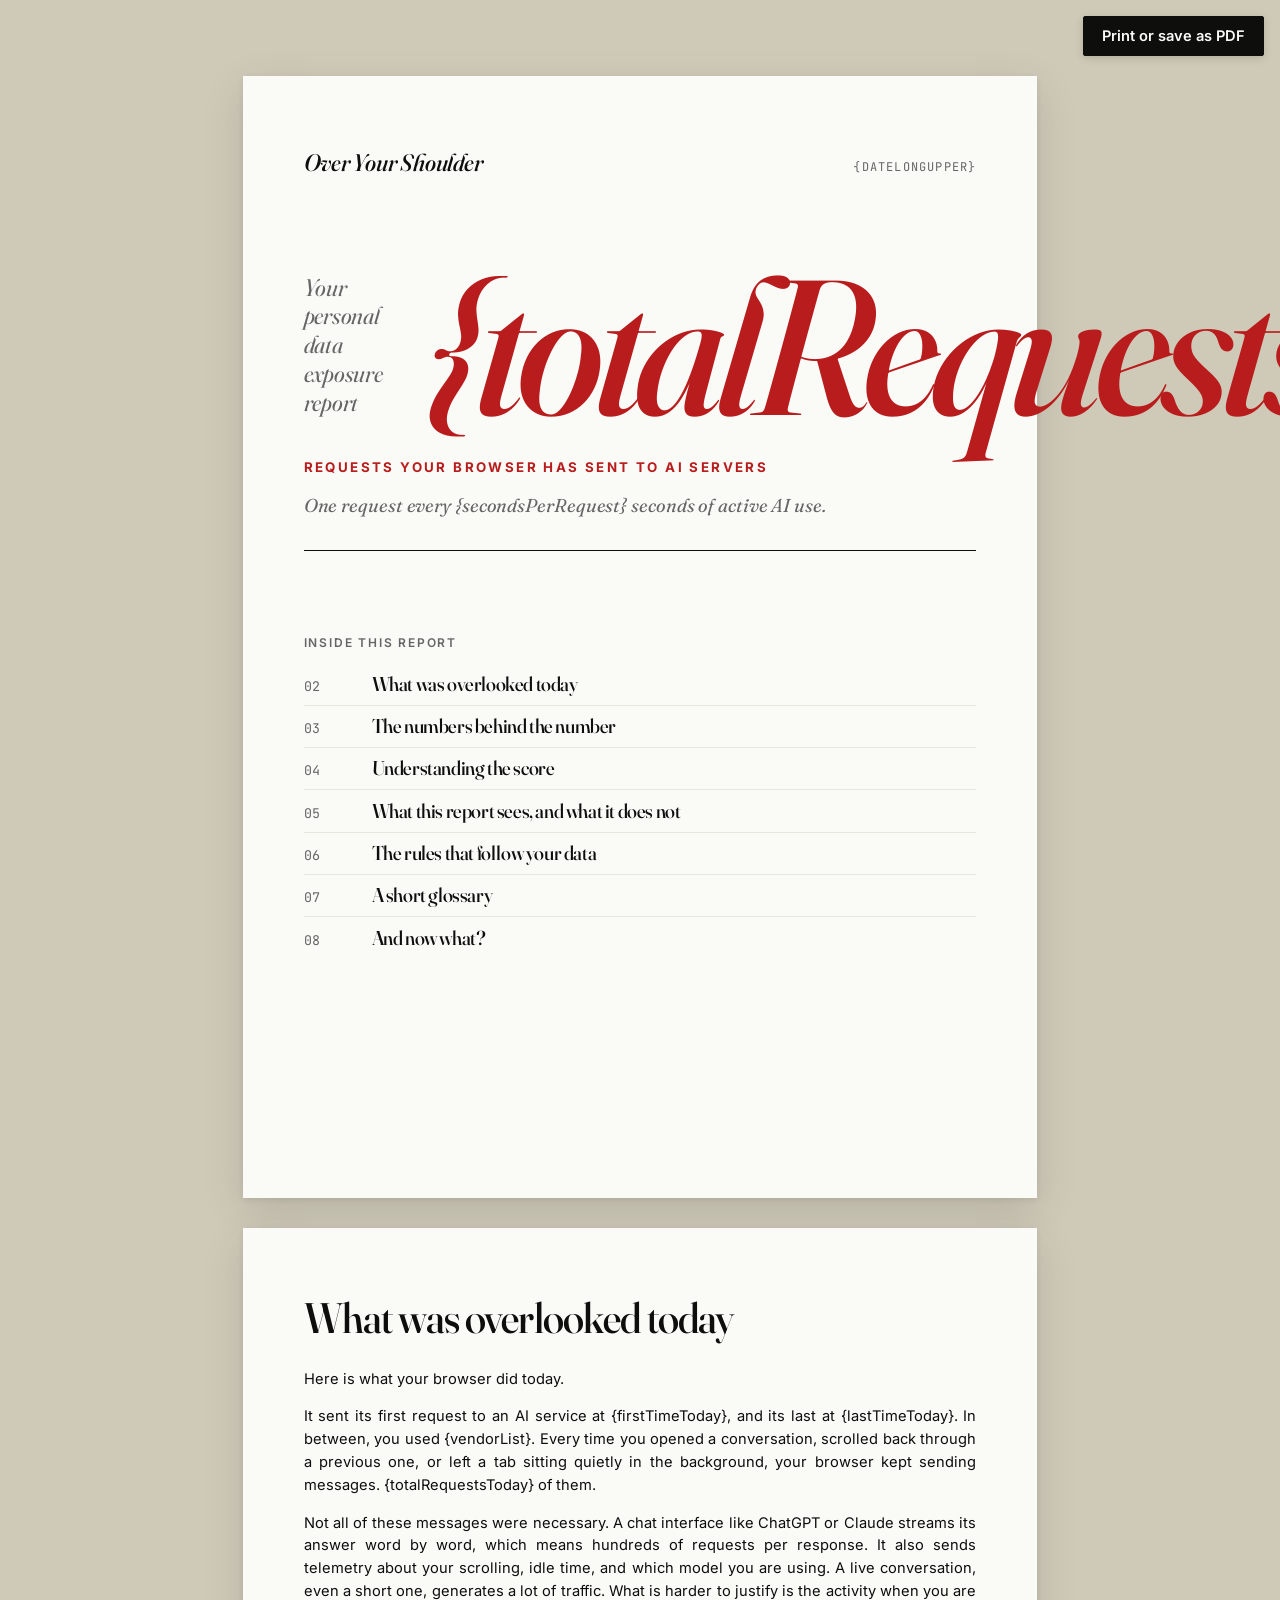
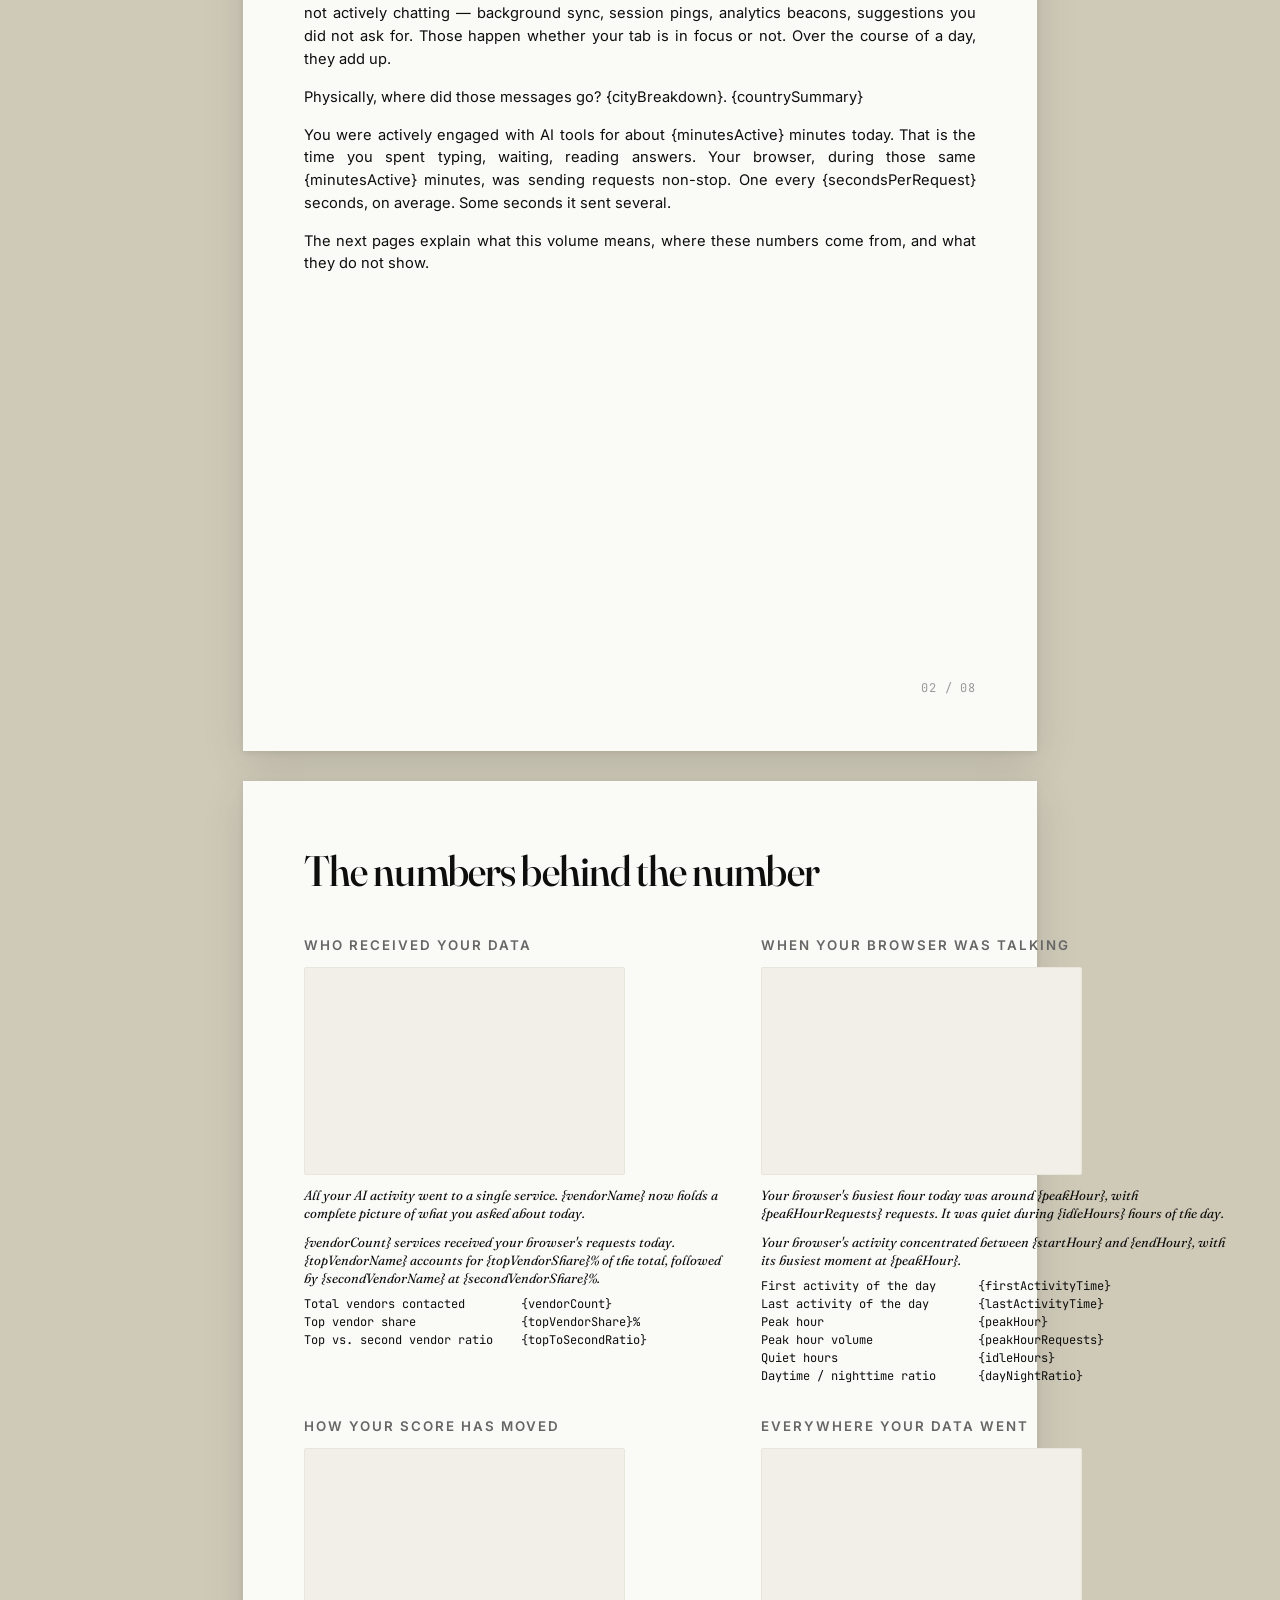
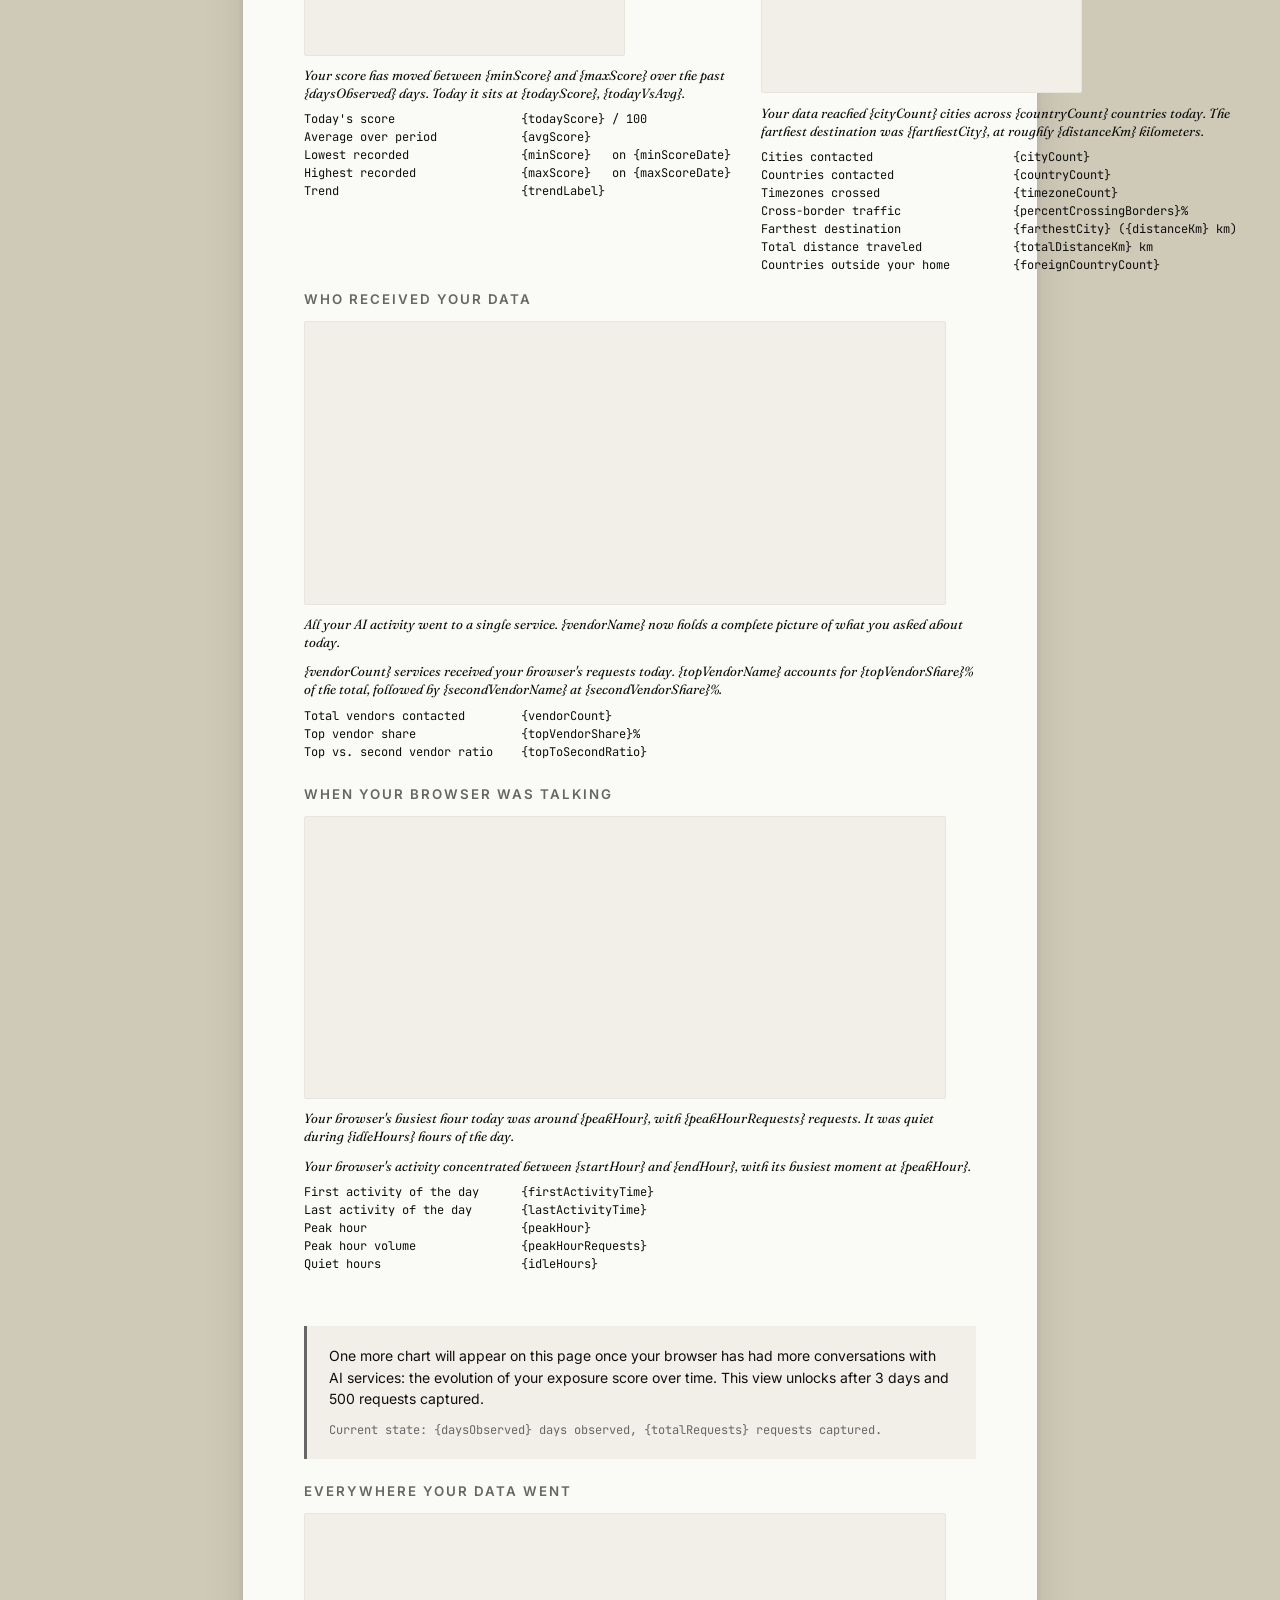
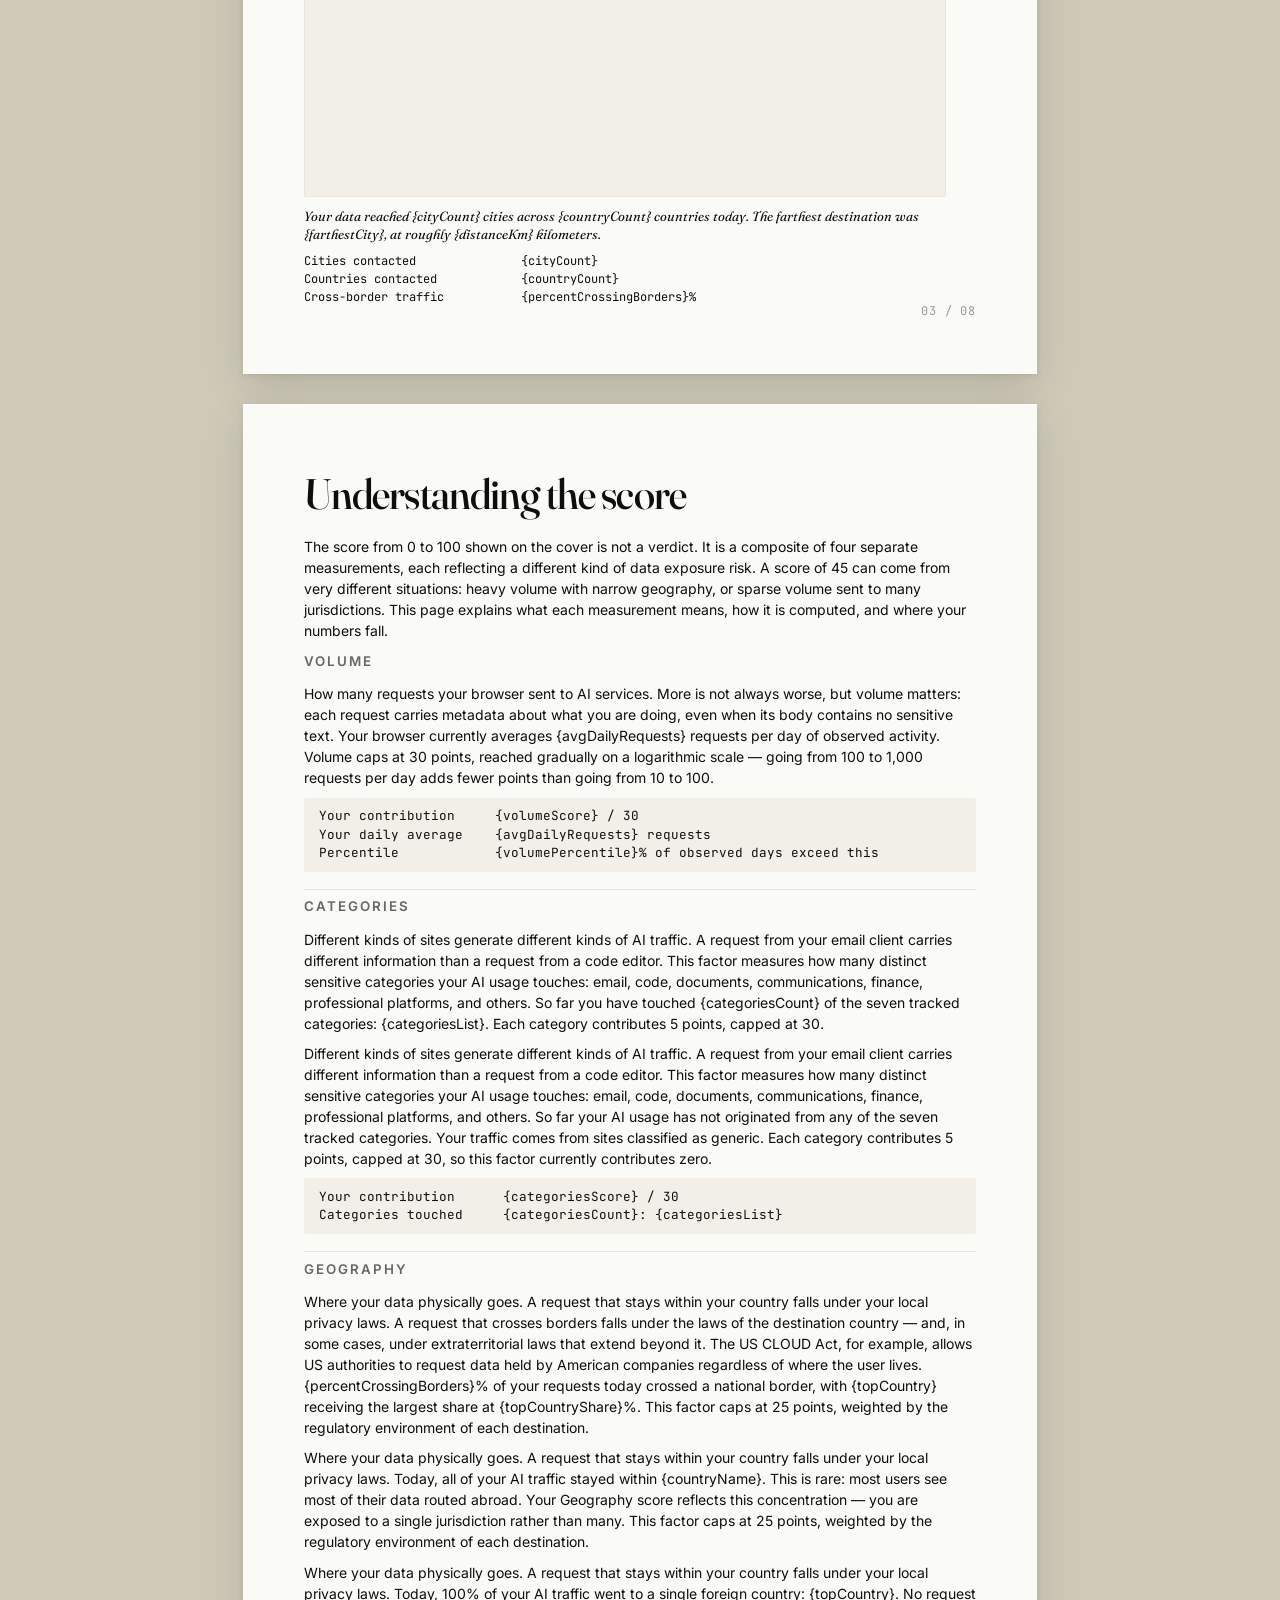
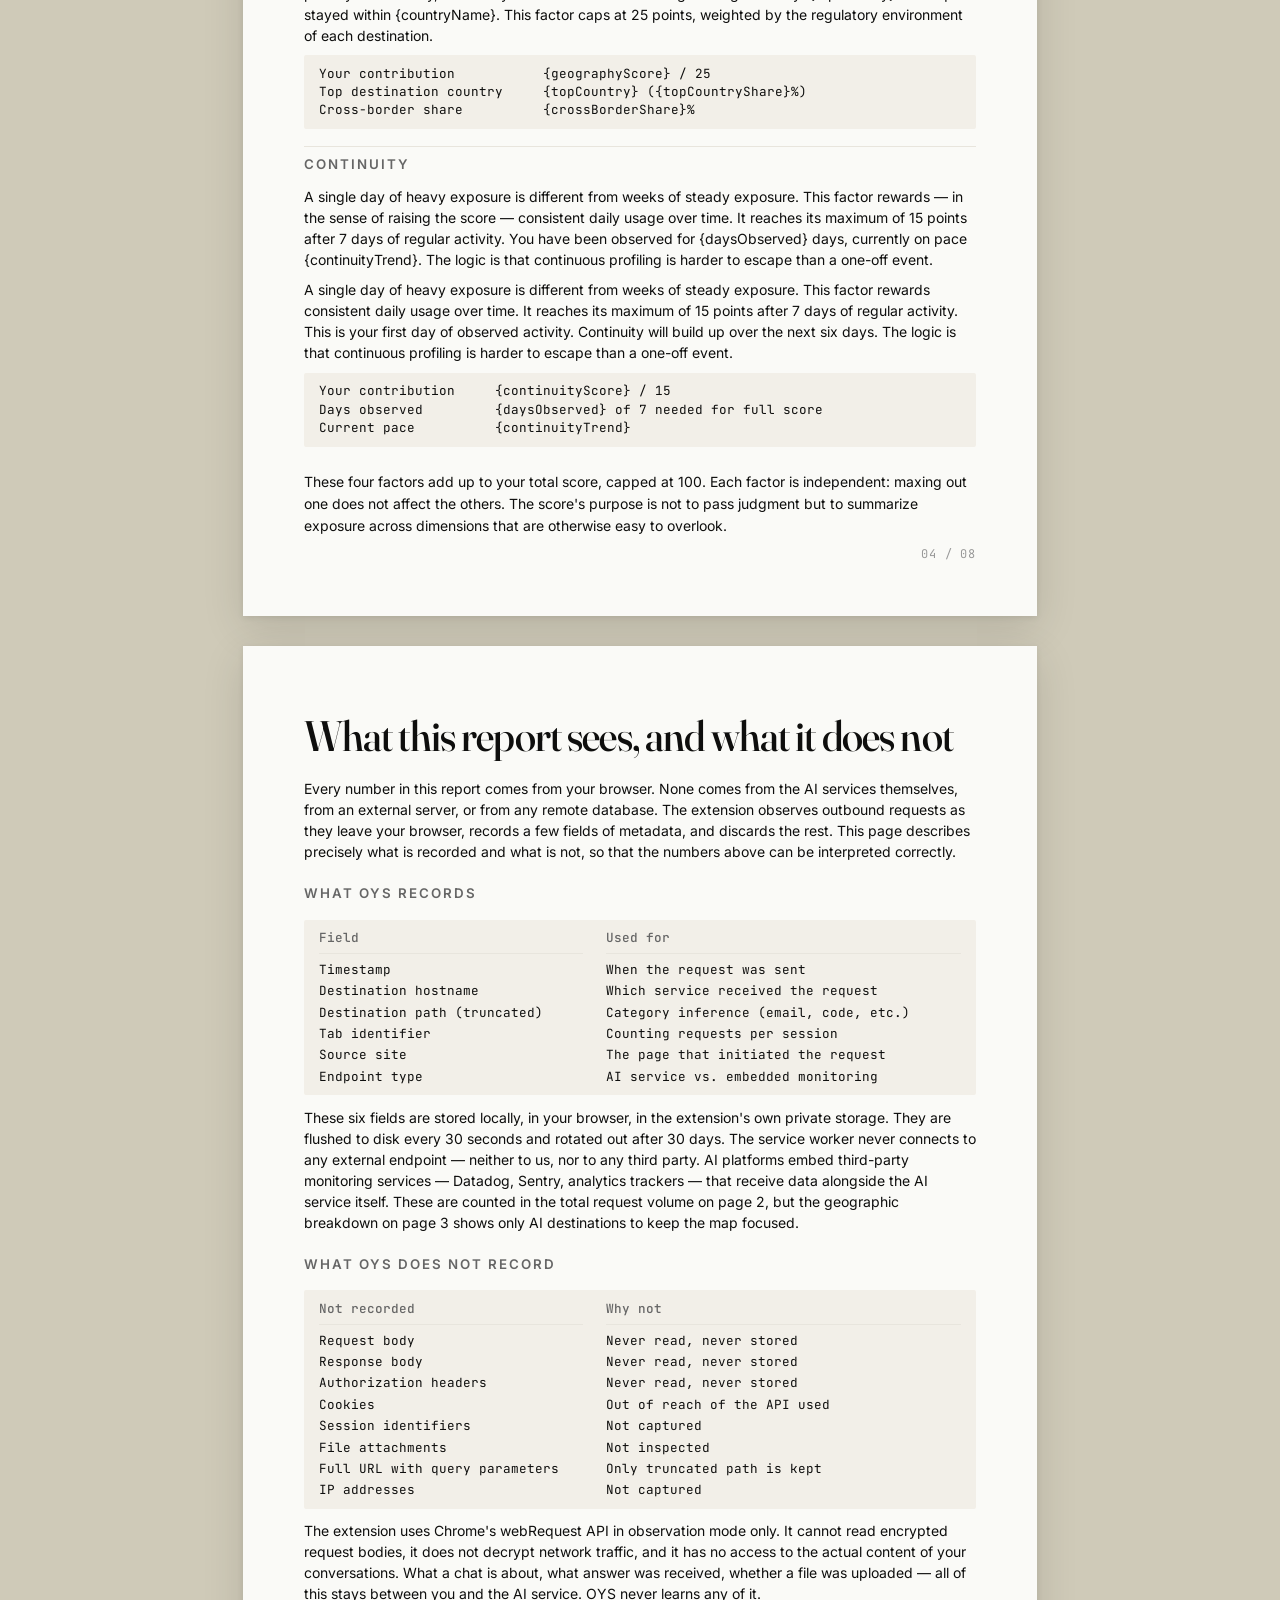
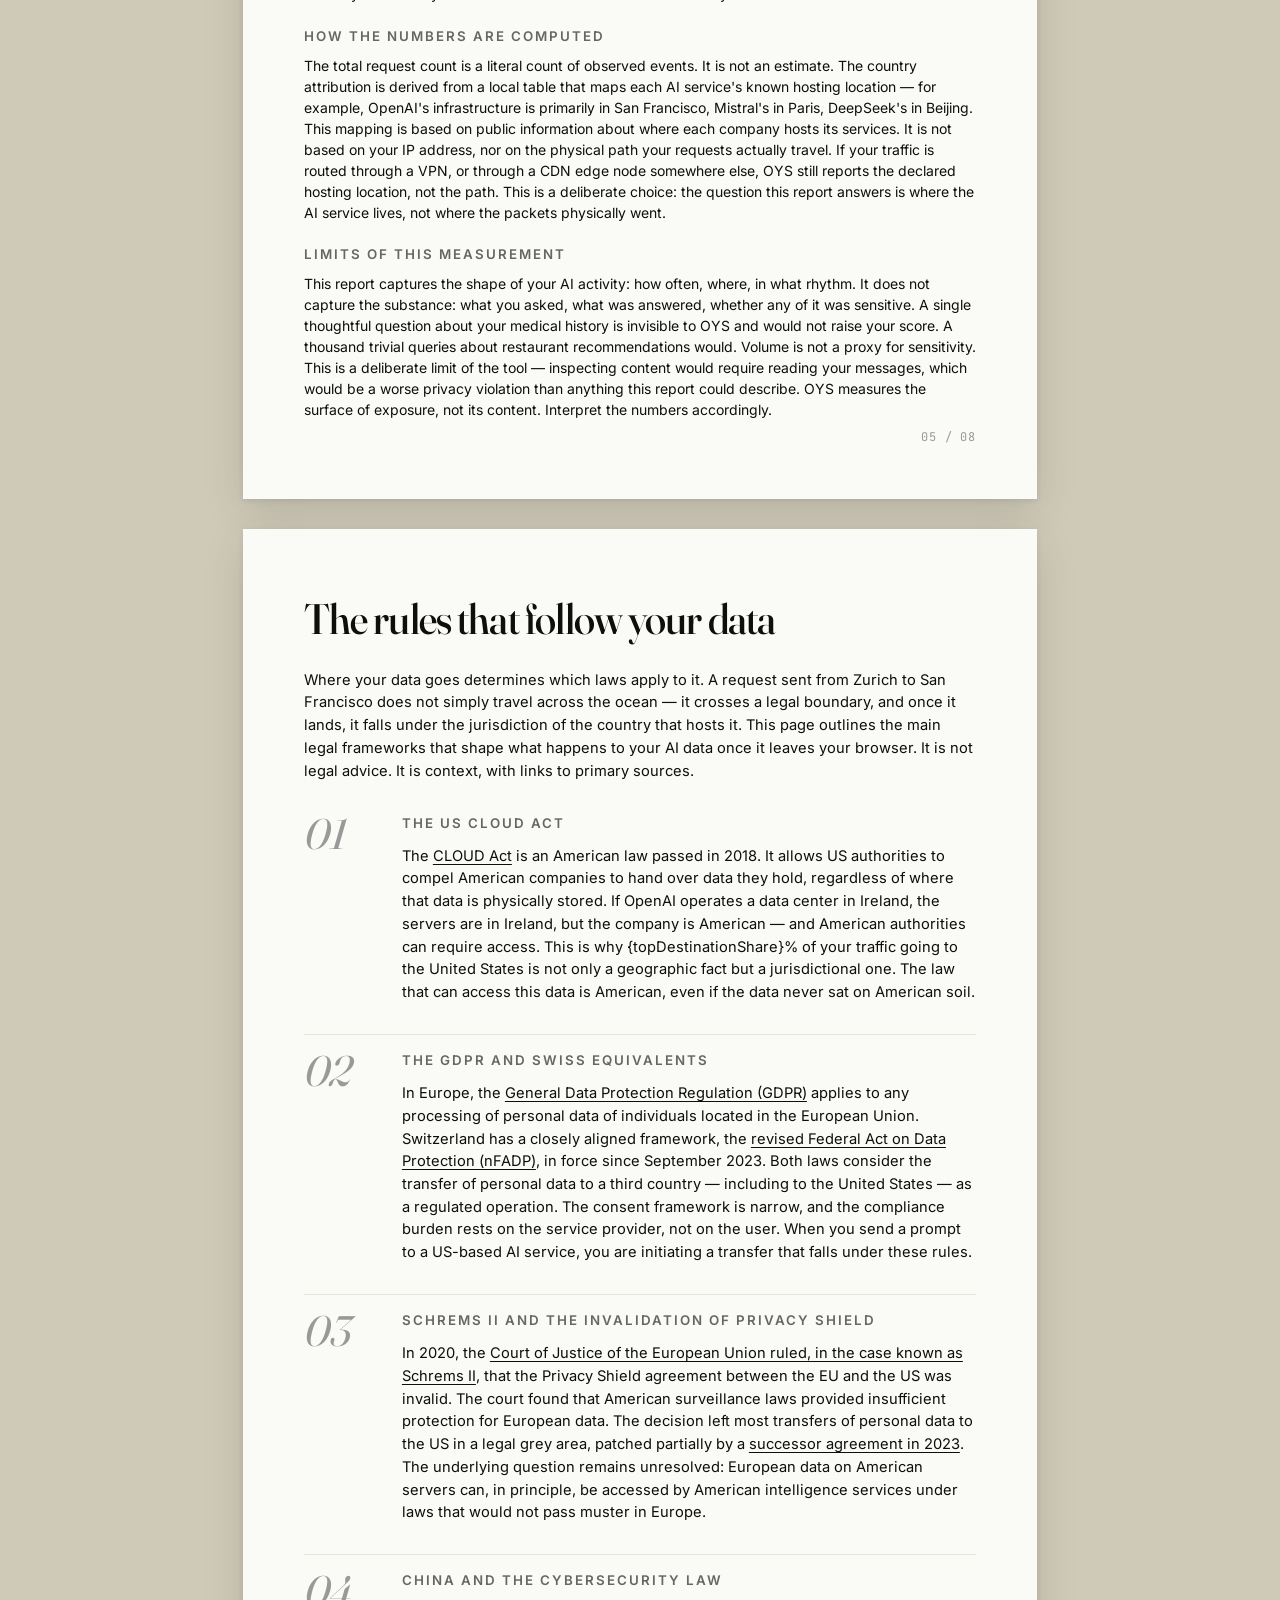
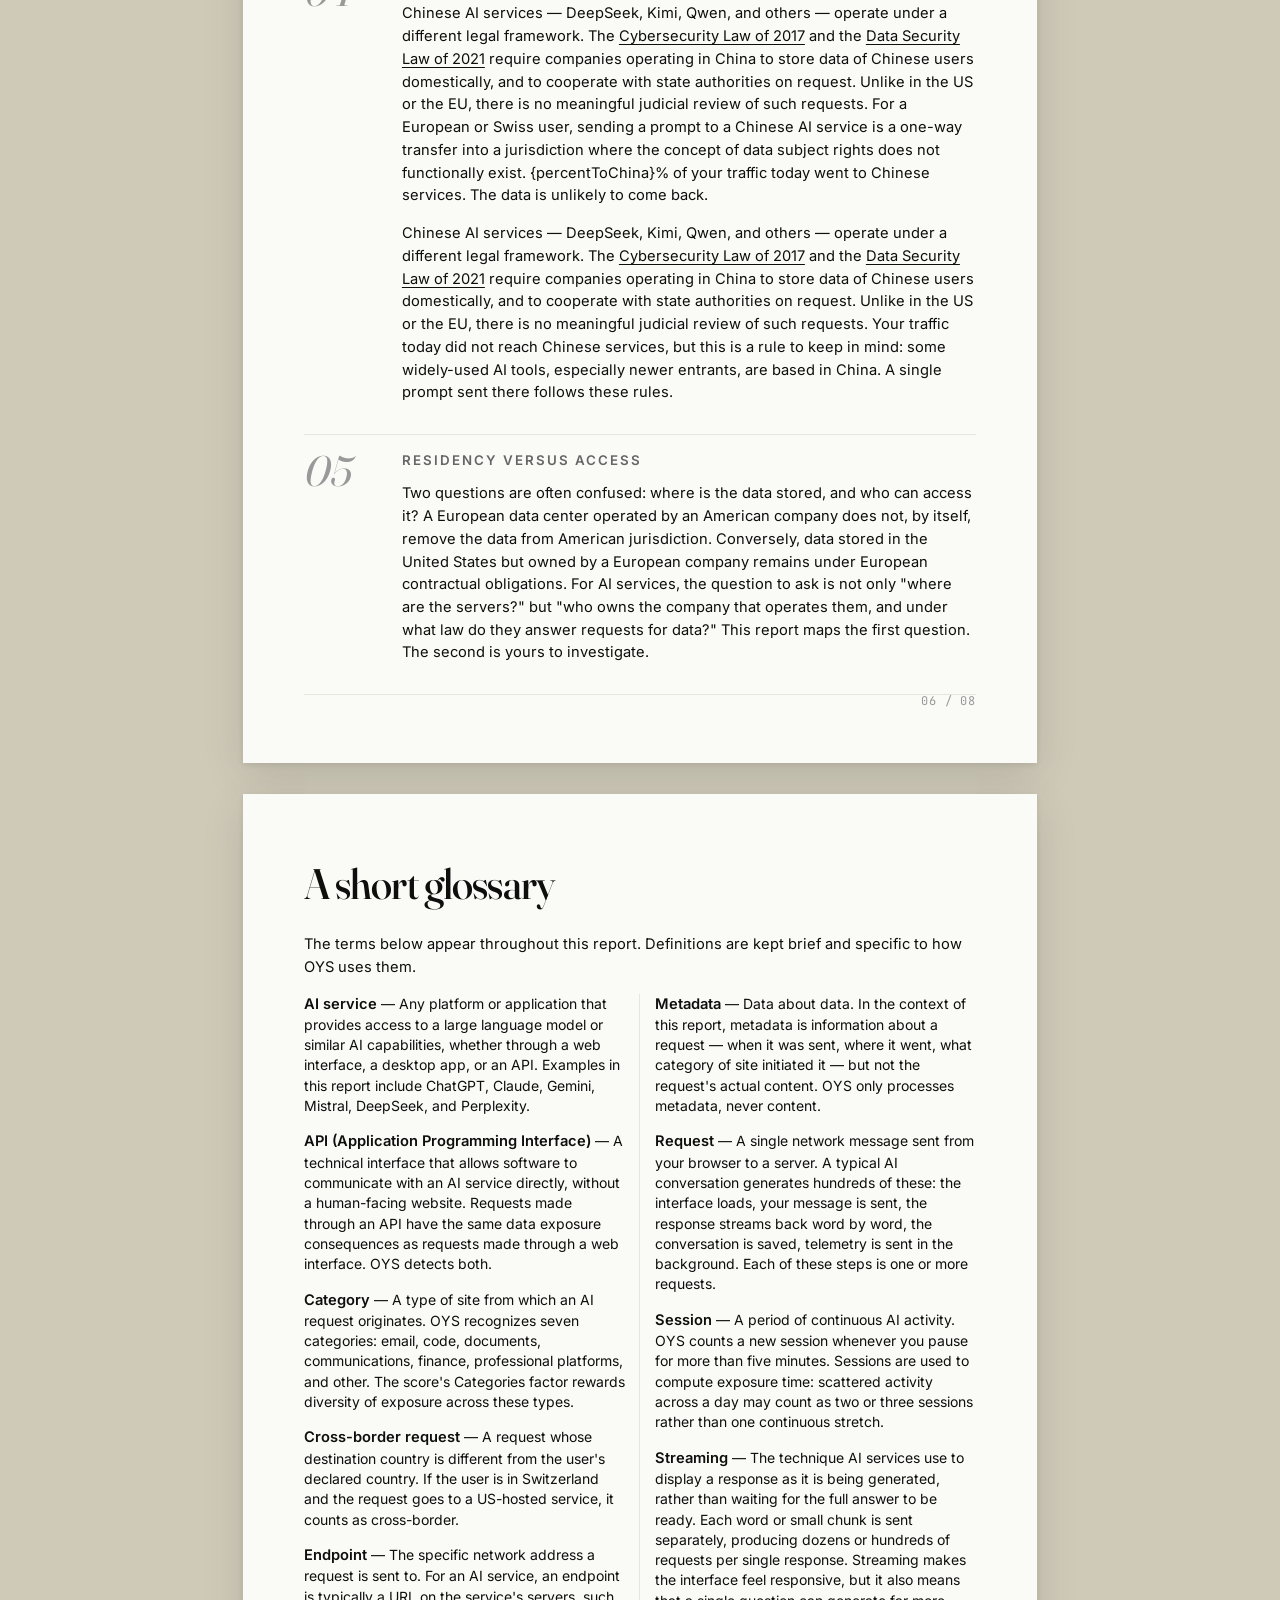
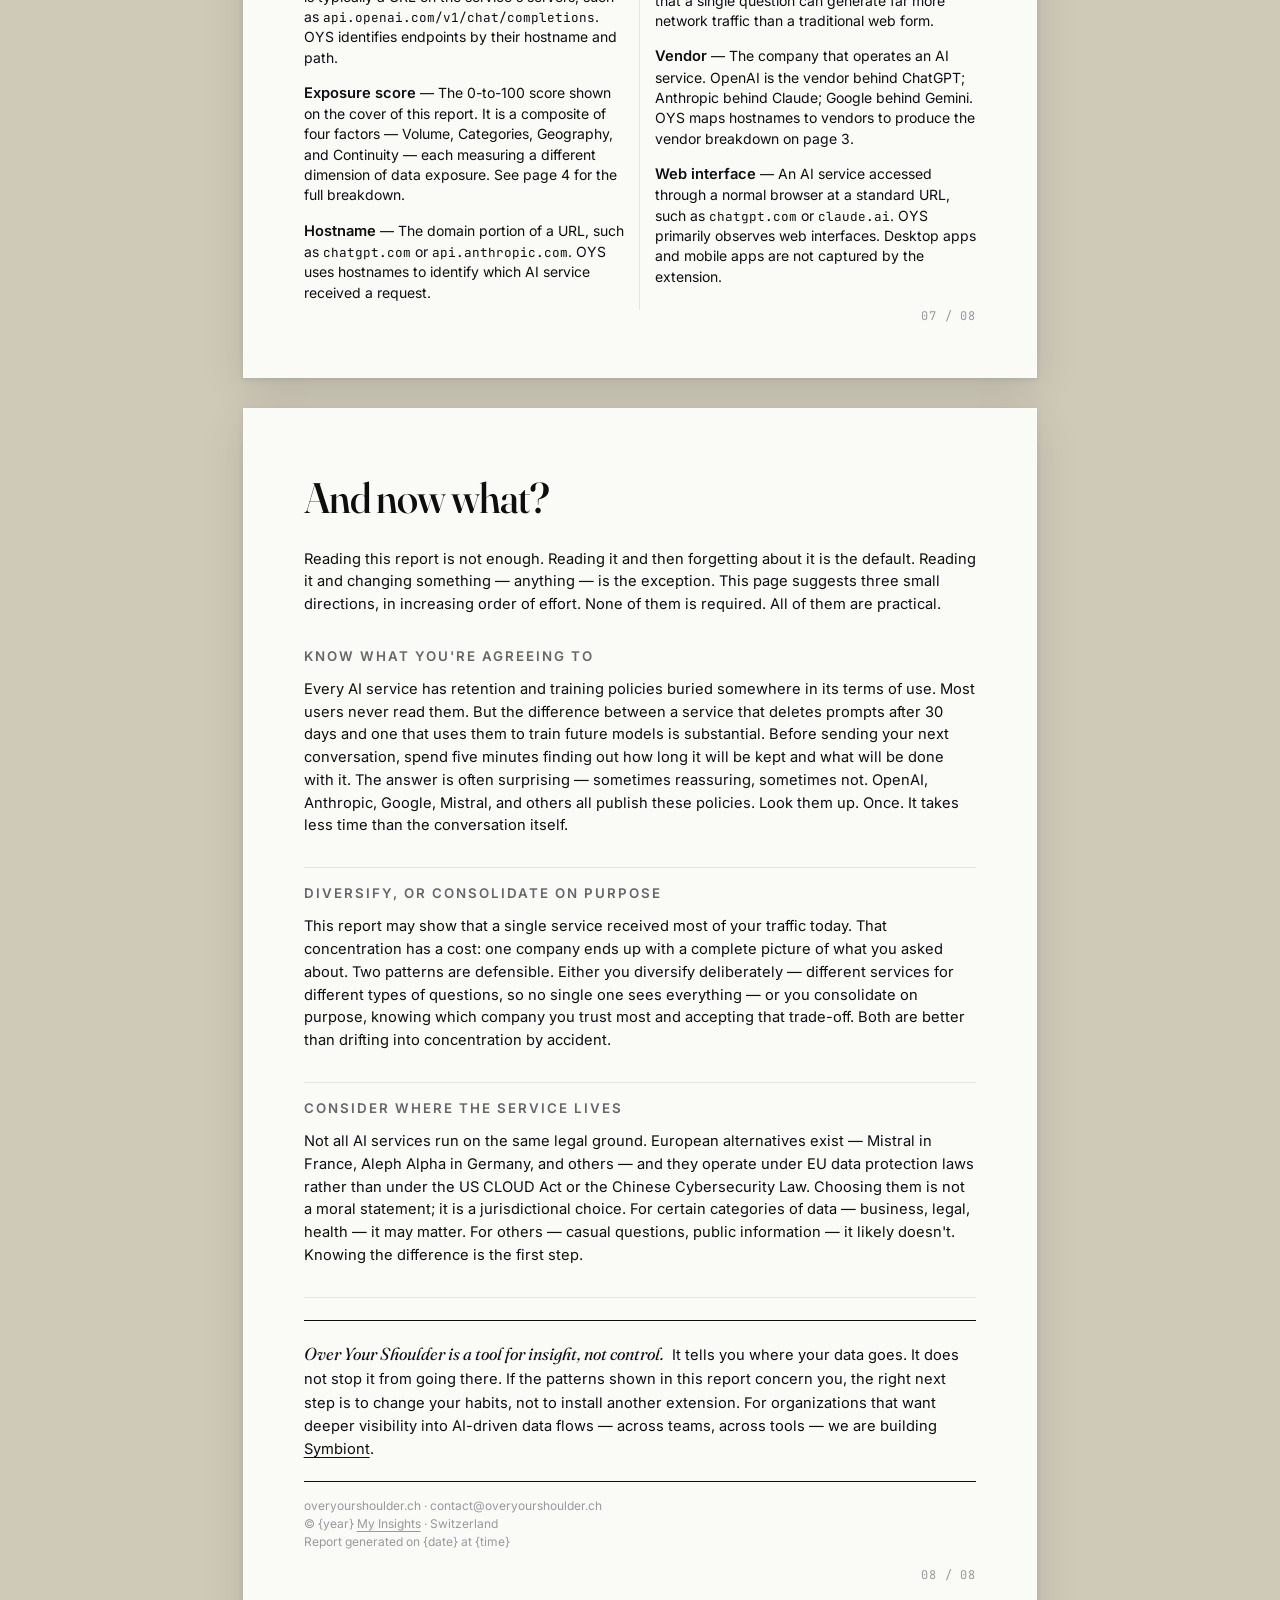
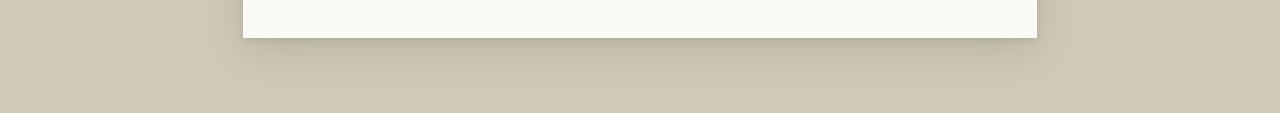
<file: report/full.html>
<!DOCTYPE html>
<html lang="en">
  <head>
    <meta charset="UTF-8" />
    <title>Over Your Shoulder — Full Report</title>
    <link rel="icon" type="image/png" href="../icons/icon48.png" />
    <link rel="stylesheet" href="fonts.css" />
    <link rel="stylesheet" href="full.css" />
  </head>
  <body>
    <button id="print-btn" class="print-button" type="button">Print or save as PDF</button>

    <!-- ============================================================
         PAGE 1 — COVER
         ============================================================ -->
    <section class="page page-cover">
      <header class="cover-masthead">
        <span class="title-mark">Over Your Shoulder</span>
        <span class="date-generated">{dateLongUpper}</span>
      </header>

      <div class="cover-hero">
        <div class="cover-hero-top">
          <p class="cover-subtitle">Your personal data exposure report</p>
          <p class="cover-hero-number">{totalRequestsFormatted}</p>
        </div>
        <p class="cover-caption">Requests your browser has sent to AI servers</p>
        <p class="cover-caption-sub">One request every {secondsPerRequest} seconds of active AI use.</p>
      </div>

      <nav class="toc">
        <p class="toc-header">Inside this report</p>
        <div class="toc-entry"><span class="toc-num">02</span><span class="toc-title">What was overlooked today</span></div>
        <div class="toc-entry"><span class="toc-num">03</span><span class="toc-title">The numbers behind the number</span></div>
        <div class="toc-entry"><span class="toc-num">04</span><span class="toc-title">Understanding the score</span></div>
        <div class="toc-entry"><span class="toc-num">05</span><span class="toc-title">What this report sees, and what it does not</span></div>
        <div class="toc-entry"><span class="toc-num">06</span><span class="toc-title">The rules that follow your data</span></div>
        <div class="toc-entry"><span class="toc-num">07</span><span class="toc-title">A short glossary</span></div>
        <div class="toc-entry"><span class="toc-num">08</span><span class="toc-title">And now what?</span></div>
      </nav>
    </section>

    <!-- ============================================================
         PAGE 2 — What was overlooked today
         ============================================================ -->
    <section class="page page-overlooked">
      <h1 class="h1">What was overlooked today</h1>
      <div class="narrative">
        <p>Here is what your browser did today.</p>
        <p>It sent its first request to an AI service at {firstTimeToday}, and its last at {lastTimeToday}. In between, you used {vendorList}. Every time you opened a conversation, scrolled back through a previous one, or left a tab sitting quietly in the background, your browser kept sending messages. {totalRequestsToday} of them.</p>
        <p>Not all of these messages were necessary. A chat interface like ChatGPT or Claude streams its answer word by word, which means hundreds of requests per response. It also sends telemetry about your scrolling, idle time, and which model you are using. A live conversation, even a short one, generates a lot of traffic. What is harder to justify is the activity when you are not actively chatting — background sync, session pings, analytics beacons, suggestions you did not ask for. Those happen whether your tab is in focus or not. Over the course of a day, they add up.</p>
        <p>Physically, where did those messages go? {cityBreakdown}. {countrySummary}</p>
        <p>You were actively engaged with AI tools for about {minutesActive} minutes today. That is the time you spent typing, waiting, reading answers. Your browser, during those same {minutesActive} minutes, was sending requests non-stop. One every {secondsPerRequest} seconds, on average. Some seconds it sent several.</p>
        <p>The next pages explain what this volume means, where these numbers come from, and what they do not show.</p>
      </div>
      <div class="page-number">02 / 08</div>
    </section>

    <!-- ============================================================
         PAGE 3 — The numbers behind the number
         ============================================================ -->
    <section class="page page-numbers">
      <h1 class="h1">The numbers behind the number</h1>

      <div data-variant-group="mode">
        <!-- FULL MODE: 2x2 grid of 4 blocks -->
        <div data-variant-if="full">
          <div class="blocks-grid">

            <div class="block">
              <h3 class="h3">Who received your data</h3>
              <div class="block-chart chart-vendors" id="chart-vendors"></div>
              <div data-variant-group="vendor-legend">
                <p class="block-legend" data-variant-if="mono">All your AI activity went to a single service. {vendorName} now holds a complete picture of what you asked about today.</p>
                <p class="block-legend" data-variant-if="multi">{vendorCount} services received your browser's requests today. {topVendorName} accounts for {topVendorShare}% of the total, followed by {secondVendorName} at {secondVendorShare}%.</p>
              </div>
              <div class="block-microlist">Total vendors contacted        {vendorCount}
Top vendor share               {topVendorShare}%
Top vs. second vendor ratio    {topToSecondRatio}
</div>
            </div>

            <div class="block">
              <h3 class="h3">When your browser was talking</h3>
              <div class="block-chart chart-hourly" id="chart-hourly"></div>
              <div data-variant-group="hourly-legend">
                <p class="block-legend" data-variant-if="standard">Your browser's busiest hour today was around {peakHour}, with {peakHourRequests} requests. It was quiet during {idleHours} hours of the day.</p>
                <p class="block-legend" data-variant-if="concentrated">Your browser's activity concentrated between {startHour} and {endHour}, with its busiest moment at {peakHour}.</p>
              </div>
              <div class="block-microlist">First activity of the day      {firstActivityTime}
Last activity of the day       {lastActivityTime}
Peak hour                      {peakHour}
Peak hour volume               {peakHourRequests}
Quiet hours                    {idleHours}
Daytime / nighttime ratio      {dayNightRatio}
</div>
            </div>

            <div class="block">
              <h3 class="h3">How your score has moved</h3>
              <div class="block-chart chart-score" id="chart-score"></div>
              <p class="block-legend">Your score has moved between {minScore} and {maxScore} over the past {daysObserved} days. Today it sits at {todayScore}, {todayVsAvg}.</p>
              <div class="block-microlist">Today's score                  {todayScore} / 100
Average over period            {avgScore}
Lowest recorded                {minScore}   on {minScoreDate}
Highest recorded               {maxScore}   on {maxScoreDate}
Trend                          {trendLabel}
</div>
            </div>

            <div class="block">
              <h3 class="h3">Everywhere your data went</h3>
              <div class="block-chart chart-map" id="chart-map"></div>
              <p class="block-legend">Your data reached {cityCount} cities across {countryCount} countries today. The farthest destination was {farthestCity}, at roughly {distanceKm} kilometers.</p>
              <div class="block-microlist">Cities contacted                    {cityCount}
Countries contacted                 {countryCount}
Timezones crossed                   {timezoneCount}
Cross-border traffic                {percentCrossingBorders}%
Farthest destination                {farthestCity} ({distanceKm} km)
Total distance traveled             {totalDistanceKm} km
Countries outside your home         {foreignCountryCount}
</div>
            </div>
          </div>
        </div>

        <!-- LIGHT MODE: 3 stacked charts (vendors + hourly + map) + pedagogical note where the score curve would be -->
        <div data-variant-if="light">
          <div class="blocks-grid light-mode">
            <div class="block block-tall">
              <h3 class="h3">Who received your data</h3>
              <div class="block-chart chart-vendors chart-tall" id="chart-vendors"></div>
              <div data-variant-group="vendor-legend">
                <p class="block-legend" data-variant-if="mono">All your AI activity went to a single service. {vendorName} now holds a complete picture of what you asked about today.</p>
                <p class="block-legend" data-variant-if="multi">{vendorCount} services received your browser's requests today. {topVendorName} accounts for {topVendorShare}% of the total, followed by {secondVendorName} at {secondVendorShare}%.</p>
              </div>
              <div class="block-microlist">Total vendors contacted        {vendorCount}
Top vendor share               {topVendorShare}%
Top vs. second vendor ratio    {topToSecondRatio}
</div>
            </div>

            <div class="block block-tall">
              <h3 class="h3">When your browser was talking</h3>
              <div class="block-chart chart-hourly chart-tall" id="chart-hourly"></div>
              <div data-variant-group="hourly-legend">
                <p class="block-legend" data-variant-if="standard">Your browser's busiest hour today was around {peakHour}, with {peakHourRequests} requests. It was quiet during {idleHours} hours of the day.</p>
                <p class="block-legend" data-variant-if="concentrated">Your browser's activity concentrated between {startHour} and {endHour}, with its busiest moment at {peakHour}.</p>
              </div>
              <div class="block-microlist">First activity of the day      {firstActivityTime}
Last activity of the day       {lastActivityTime}
Peak hour                      {peakHour}
Peak hour volume               {peakHourRequests}
Quiet hours                    {idleHours}
</div>
            </div>

            <div class="pedagogical-note">
              <p>One more chart will appear on this page once your browser has had more conversations with AI services: the evolution of your exposure score over time. This view unlocks after 3 days and 500 requests captured.</p>
              <p class="pedagogical-state">Current state: {daysObserved} days observed, {totalRequests} requests captured.</p>
            </div>

            <div class="block block-tall">
              <h3 class="h3">Everywhere your data went</h3>
              <div class="block-chart chart-map chart-tall" id="chart-map"></div>
              <p class="block-legend">Your data reached {cityCount} cities across {countryCount} countries today. The farthest destination was {farthestCity}, at roughly {distanceKm} kilometers.</p>
              <div class="block-microlist">Cities contacted               {cityCount}
Countries contacted            {countryCount}
Cross-border traffic           {percentCrossingBorders}%
</div>
            </div>
          </div>
        </div>
      </div>

      <div class="page-number">03 / 08</div>
    </section>

    <!-- ============================================================
         PAGE 4 — Understanding the score
         ============================================================ -->
    <!-- NOTE: this page may overflow with current placeholders. Will be tuned with real content in phase 05.2. -->
    <section class="page page-score">
      <h1 class="h1">Understanding the score</h1>
      <p>The score from 0 to 100 shown on the cover is not a verdict. It is a composite of four separate measurements, each reflecting a different kind of data exposure risk. A score of 45 can come from very different situations: heavy volume with narrow geography, or sparse volume sent to many jurisdictions. This page explains what each measurement means, how it is computed, and where your numbers fall.</p>

      <div class="score-section">
        <h3 class="h3">Volume</h3>
        <p>How many requests your browser sent to AI services. More is not always worse, but volume matters: each request carries metadata about what you are doing, even when its body contains no sensitive text. Your browser currently averages {avgDailyRequests} requests per day of observed activity. Volume caps at 30 points, reached gradually on a logarithmic scale — going from 100 to 1,000 requests per day adds fewer points than going from 10 to 100.</p>
        <div class="score-microblock">Your contribution     {volumeScore} / 30
Your daily average    {avgDailyRequests} requests
Percentile            {volumePercentile}% of observed days exceed this
</div>
      </div>
      <hr class="rule" />

      <div class="score-section">
        <h3 class="h3">Categories</h3>
        <div data-variant-group="categories-section">
          <p data-variant-if="standard">Different kinds of sites generate different kinds of AI traffic. A request from your email client carries different information than a request from a code editor. This factor measures how many distinct sensitive categories your AI usage touches: email, code, documents, communications, finance, professional platforms, and others. So far you have touched {categoriesCount} of the seven tracked categories: {categoriesList}. Each category contributes 5 points, capped at 30.</p>
          <p data-variant-if="empty">Different kinds of sites generate different kinds of AI traffic. A request from your email client carries different information than a request from a code editor. This factor measures how many distinct sensitive categories your AI usage touches: email, code, documents, communications, finance, professional platforms, and others. So far your AI usage has not originated from any of the seven tracked categories. Your traffic comes from sites classified as generic. Each category contributes 5 points, capped at 30, so this factor currently contributes zero.</p>
        </div>
        <div class="score-microblock">Your contribution      {categoriesScore} / 30
Categories touched     {categoriesCount}: {categoriesList}
</div>
      </div>
      <hr class="rule" />

      <div class="score-section">
        <h3 class="h3">Geography</h3>
        <div data-variant-group="geography">
          <p data-variant-if="multiCountry">Where your data physically goes. A request that stays within your country falls under your local privacy laws. A request that crosses borders falls under the laws of the destination country — and, in some cases, under extraterritorial laws that extend beyond it. The US CLOUD Act, for example, allows US authorities to request data held by American companies regardless of where the user lives. {percentCrossingBorders}% of your requests today crossed a national border, with {topCountry} receiving the largest share at {topCountryShare}%. This factor caps at 25 points, weighted by the regulatory environment of each destination.</p>
          <p data-variant-if="allDomestic">Where your data physically goes. A request that stays within your country falls under your local privacy laws. Today, all of your AI traffic stayed within {countryName}. This is rare: most users see most of their data routed abroad. Your Geography score reflects this concentration — you are exposed to a single jurisdiction rather than many. This factor caps at 25 points, weighted by the regulatory environment of each destination.</p>
          <p data-variant-if="allForeign">Where your data physically goes. A request that stays within your country falls under your local privacy laws. Today, 100% of your AI traffic went to a single foreign country: {topCountry}. No request stayed within {countryName}. This factor caps at 25 points, weighted by the regulatory environment of each destination.</p>
        </div>
        <div class="score-microblock">Your contribution           {geographyScore} / 25
Top destination country     {topCountry} ({topCountryShare}%)
Cross-border share          {crossBorderShare}%
</div>
      </div>
      <hr class="rule" />

      <div class="score-section">
        <h3 class="h3">Continuity</h3>
        <div data-variant-group="continuity">
          <p data-variant-if="standard">A single day of heavy exposure is different from weeks of steady exposure. This factor rewards — in the sense of raising the score — consistent daily usage over time. It reaches its maximum of 15 points after 7 days of regular activity. You have been observed for {daysObserved} days, currently on pace {continuityTrend}. The logic is that continuous profiling is harder to escape than a one-off event.</p>
          <p data-variant-if="firstDay">A single day of heavy exposure is different from weeks of steady exposure. This factor rewards consistent daily usage over time. It reaches its maximum of 15 points after 7 days of regular activity. This is your first day of observed activity. Continuity will build up over the next six days. The logic is that continuous profiling is harder to escape than a one-off event.</p>
        </div>
        <div class="score-microblock">Your contribution     {continuityScore} / 15
Days observed         {daysObserved} of 7 needed for full score
Current pace          {continuityTrend}
</div>
      </div>

      <p class="score-closing">These four factors add up to your total score, capped at 100. Each factor is independent: maxing out one does not affect the others. The score's purpose is not to pass judgment but to summarize exposure across dimensions that are otherwise easy to overlook.</p>

      <div class="page-number">04 / 08</div>
    </section>

    <!-- ============================================================
         PAGE 5 — What this report sees, and what it does not
         ============================================================ -->
    <!-- NOTE: this page may overflow with current placeholders. Will be tuned with real content in phase 05.2. -->
    <section class="page page-sees">
      <h1 class="h1">What this report sees, and what it does not</h1>
      <p>Every number in this report comes from your browser. None comes from the AI services themselves, from an external server, or from any remote database. The extension observes outbound requests as they leave your browser, records a few fields of metadata, and discards the rest. This page describes precisely what is recorded and what is not, so that the numbers above can be interpreted correctly.</p>

      <h3 class="h3">What OYS records</h3>
      <div class="records-table">
        <div class="th">Field</div>
        <div class="th">Used for</div>
        <div>Timestamp</div><div>When the request was sent</div>
        <div>Destination hostname</div><div>Which service received the request</div>
        <div>Destination path (truncated)</div><div>Category inference (email, code, etc.)</div>
        <div>Tab identifier</div><div>Counting requests per session</div>
        <div>Source site</div><div>The page that initiated the request</div>
        <div>Endpoint type</div><div>AI service vs. embedded monitoring</div>
      </div>
      <p>These six fields are stored locally, in your browser, in the extension's own private storage. They are flushed to disk every 30 seconds and rotated out after 30 days. The service worker never connects to any external endpoint — neither to us, nor to any third party. AI platforms embed third-party monitoring services — Datadog, Sentry, analytics trackers — that receive data alongside the AI service itself. These are counted in the total request volume on page 2, but the geographic breakdown on page 3 shows only AI destinations to keep the map focused.</p>

      <h3 class="h3">What OYS does not record</h3>
      <div class="records-table">
        <div class="th">Not recorded</div>
        <div class="th">Why not</div>
        <div>Request body</div><div>Never read, never stored</div>
        <div>Response body</div><div>Never read, never stored</div>
        <div>Authorization headers</div><div>Never read, never stored</div>
        <div>Cookies</div><div>Out of reach of the API used</div>
        <div>Session identifiers</div><div>Not captured</div>
        <div>File attachments</div><div>Not inspected</div>
        <div>Full URL with query parameters</div><div>Only truncated path is kept</div>
        <div>IP addresses</div><div>Not captured</div>
      </div>
      <p>The extension uses Chrome's webRequest API in observation mode only. It cannot read encrypted request bodies, it does not decrypt network traffic, and it has no access to the actual content of your conversations. What a chat is about, what answer was received, whether a file was uploaded — all of this stays between you and the AI service. OYS never learns any of it.</p>

      <h3 class="h3">How the numbers are computed</h3>
      <p>The total request count is a literal count of observed events. It is not an estimate. The country attribution is derived from a local table that maps each AI service's known hosting location — for example, OpenAI's infrastructure is primarily in San Francisco, Mistral's in Paris, DeepSeek's in Beijing. This mapping is based on public information about where each company hosts its services. It is not based on your IP address, nor on the physical path your requests actually travel. If your traffic is routed through a VPN, or through a CDN edge node somewhere else, OYS still reports the declared hosting location, not the path. This is a deliberate choice: the question this report answers is where the AI service lives, not where the packets physically went.</p>

      <h3 class="h3">Limits of this measurement</h3>
      <p>This report captures the shape of your AI activity: how often, where, in what rhythm. It does not capture the substance: what you asked, what was answered, whether any of it was sensitive. A single thoughtful question about your medical history is invisible to OYS and would not raise your score. A thousand trivial queries about restaurant recommendations would. Volume is not a proxy for sensitivity. This is a deliberate limit of the tool — inspecting content would require reading your messages, which would be a worse privacy violation than anything this report could describe. OYS measures the surface of exposure, not its content. Interpret the numbers accordingly.</p>

      <div class="page-number">05 / 08</div>
    </section>

    <!-- ============================================================
         PAGE 6 — The rules that follow your data
         ============================================================ -->
    <section class="page page-rules">
      <h1 class="h1">The rules that follow your data</h1>
      <p>Where your data goes determines which laws apply to it. A request sent from Zurich to San Francisco does not simply travel across the ocean — it crosses a legal boundary, and once it lands, it falls under the jurisdiction of the country that hosts it. This page outlines the main legal frameworks that shape what happens to your AI data once it leaves your browser. It is not legal advice. It is context, with links to primary sources.</p>

      <div class="rule-block">
        <div class="rule-number">01</div>
        <div class="rule-body">
          <h3 class="h3">The US CLOUD Act</h3>
          <p>The <a href="https://www.justice.gov/criminal/cloud-act-resources" target="_blank" rel="noopener">CLOUD Act</a> is an American law passed in 2018. It allows US authorities to compel American companies to hand over data they hold, regardless of where that data is physically stored. If OpenAI operates a data center in Ireland, the servers are in Ireland, but the company is American — and American authorities can require access. This is why {topDestinationShare}% of your traffic going to the United States is not only a geographic fact but a jurisdictional one. The law that can access this data is American, even if the data never sat on American soil.</p>
        </div>
      </div>

      <div class="rule-block">
        <div class="rule-number">02</div>
        <div class="rule-body">
          <h3 class="h3">The GDPR and Swiss equivalents</h3>
          <p>In Europe, the <a href="https://eur-lex.europa.eu/eli/reg/2016/679/oj" target="_blank" rel="noopener">General Data Protection Regulation (GDPR)</a> applies to any processing of personal data of individuals located in the European Union. Switzerland has a closely aligned framework, the <a href="https://www.edoeb.admin.ch/edoeb/en/home/data-protection.html" target="_blank" rel="noopener">revised Federal Act on Data Protection (nFADP)</a>, in force since September 2023. Both laws consider the transfer of personal data to a third country — including to the United States — as a regulated operation. The consent framework is narrow, and the compliance burden rests on the service provider, not on the user. When you send a prompt to a US-based AI service, you are initiating a transfer that falls under these rules.</p>
        </div>
      </div>

      <div class="rule-block">
        <div class="rule-number">03</div>
        <div class="rule-body">
          <h3 class="h3">Schrems II and the invalidation of Privacy Shield</h3>
          <p>In 2020, the <a href="https://curia.europa.eu/juris/liste.jsf?num=C-311/18" target="_blank" rel="noopener">Court of Justice of the European Union ruled, in the case known as Schrems II</a>, that the Privacy Shield agreement between the EU and the US was invalid. The court found that American surveillance laws provided insufficient protection for European data. The decision left most transfers of personal data to the US in a legal grey area, patched partially by a <a href="https://commission.europa.eu/law/law-topic/data-protection/international-dimension-data-protection/eu-us-data-transfers_en" target="_blank" rel="noopener">successor agreement in 2023</a>. The underlying question remains unresolved: European data on American servers can, in principle, be accessed by American intelligence services under laws that would not pass muster in Europe.</p>
        </div>
      </div>

      <div class="rule-block">
        <div class="rule-number">04</div>
        <div class="rule-body">
          <h3 class="h3">China and the Cybersecurity Law</h3>
          <div data-variant-group="china">
            <p data-variant-if="hasChina">Chinese AI services — DeepSeek, Kimi, Qwen, and others — operate under a different legal framework. The <a href="http://www.npc.gov.cn/zgrdw/englishnpc/Law/2007-12/13/content_1384096.htm" target="_blank" rel="noopener">Cybersecurity Law of 2017</a> and the <a href="http://www.npc.gov.cn/englishnpc/c23934/202112/1abd8829788946ecab270e469b13c39c.shtml" target="_blank" rel="noopener">Data Security Law of 2021</a> require companies operating in China to store data of Chinese users domestically, and to cooperate with state authorities on request. Unlike in the US or the EU, there is no meaningful judicial review of such requests. For a European or Swiss user, sending a prompt to a Chinese AI service is a one-way transfer into a jurisdiction where the concept of data subject rights does not functionally exist. {percentToChina}% of your traffic today went to Chinese services. The data is unlikely to come back.</p>
            <p data-variant-if="noChina">Chinese AI services — DeepSeek, Kimi, Qwen, and others — operate under a different legal framework. The <a href="http://www.npc.gov.cn/zgrdw/englishnpc/Law/2007-12/13/content_1384096.htm" target="_blank" rel="noopener">Cybersecurity Law of 2017</a> and the <a href="http://www.npc.gov.cn/englishnpc/c23934/202112/1abd8829788946ecab270e469b13c39c.shtml" target="_blank" rel="noopener">Data Security Law of 2021</a> require companies operating in China to store data of Chinese users domestically, and to cooperate with state authorities on request. Unlike in the US or the EU, there is no meaningful judicial review of such requests. Your traffic today did not reach Chinese services, but this is a rule to keep in mind: some widely-used AI tools, especially newer entrants, are based in China. A single prompt sent there follows these rules.</p>
          </div>
        </div>
      </div>

      <div class="rule-block">
        <div class="rule-number">05</div>
        <div class="rule-body">
          <h3 class="h3">Residency versus access</h3>
          <p>Two questions are often confused: where is the data stored, and who can access it? A European data center operated by an American company does not, by itself, remove the data from American jurisdiction. Conversely, data stored in the United States but owned by a European company remains under European contractual obligations. For AI services, the question to ask is not only "where are the servers?" but "who owns the company that operates them, and under what law do they answer requests for data?" This report maps the first question. The second is yours to investigate.</p>
        </div>
      </div>

      <div class="page-number">06 / 08</div>
    </section>

    <!-- ============================================================
         PAGE 7 — A short glossary
         ============================================================ -->
    <section class="page page-glossary">
      <h1 class="h1">A short glossary</h1>
      <p>The terms below appear throughout this report. Definitions are kept brief and specific to how OYS uses them.</p>

      <div class="glossary">
        <div class="glossary-entry"><strong>AI service</strong> — Any platform or application that provides access to a large language model or similar AI capabilities, whether through a web interface, a desktop app, or an API. Examples in this report include ChatGPT, Claude, Gemini, Mistral, DeepSeek, and Perplexity.</div>
        <div class="glossary-entry"><strong>API (Application Programming Interface)</strong> — A technical interface that allows software to communicate with an AI service directly, without a human-facing website. Requests made through an API have the same data exposure consequences as requests made through a web interface. OYS detects both.</div>
        <div class="glossary-entry"><strong>Category</strong> — A type of site from which an AI request originates. OYS recognizes seven categories: email, code, documents, communications, finance, professional platforms, and other. The score's Categories factor rewards diversity of exposure across these types.</div>
        <div class="glossary-entry"><strong>Cross-border request</strong> — A request whose destination country is different from the user's declared country. If the user is in Switzerland and the request goes to a US-hosted service, it counts as cross-border.</div>
        <div class="glossary-entry"><strong>Endpoint</strong> — The specific network address a request is sent to. For an AI service, an endpoint is typically a URL on the service's servers, such as <span class="mono-inline">api.openai.com/v1/chat/completions</span>. OYS identifies endpoints by their hostname and path.</div>
        <div class="glossary-entry"><strong>Exposure score</strong> — The 0-to-100 score shown on the cover of this report. It is a composite of four factors — Volume, Categories, Geography, and Continuity — each measuring a different dimension of data exposure. See page 4 for the full breakdown.</div>
        <div class="glossary-entry"><strong>Hostname</strong> — The domain portion of a URL, such as <span class="mono-inline">chatgpt.com</span> or <span class="mono-inline">api.anthropic.com</span>. OYS uses hostnames to identify which AI service received a request.</div>
        <div class="glossary-entry"><strong>Metadata</strong> — Data about data. In the context of this report, metadata is information about a request — when it was sent, where it went, what category of site initiated it — but not the request's actual content. OYS only processes metadata, never content.</div>
        <div class="glossary-entry"><strong>Request</strong> — A single network message sent from your browser to a server. A typical AI conversation generates hundreds of these: the interface loads, your message is sent, the response streams back word by word, the conversation is saved, telemetry is sent in the background. Each of these steps is one or more requests.</div>
        <div class="glossary-entry"><strong>Session</strong> — A period of continuous AI activity. OYS counts a new session whenever you pause for more than five minutes. Sessions are used to compute exposure time: scattered activity across a day may count as two or three sessions rather than one continuous stretch.</div>
        <div class="glossary-entry"><strong>Streaming</strong> — The technique AI services use to display a response as it is being generated, rather than waiting for the full answer to be ready. Each word or small chunk is sent separately, producing dozens or hundreds of requests per single response. Streaming makes the interface feel responsive, but it also means that a single question can generate far more network traffic than a traditional web form.</div>
        <div class="glossary-entry"><strong>Vendor</strong> — The company that operates an AI service. OpenAI is the vendor behind ChatGPT; Anthropic behind Claude; Google behind Gemini. OYS maps hostnames to vendors to produce the vendor breakdown on page 3.</div>
        <div class="glossary-entry"><strong>Web interface</strong> — An AI service accessed through a normal browser at a standard URL, such as <span class="mono-inline">chatgpt.com</span> or <span class="mono-inline">claude.ai</span>. OYS primarily observes web interfaces. Desktop apps and mobile apps are not captured by the extension.</div>
      </div>

      <div class="page-number">07 / 08</div>
    </section>

    <!-- ============================================================
         PAGE 8 — And now what?
         ============================================================ -->
    <section class="page page-now">
      <h1 class="h1">And now what?</h1>
      <p>Reading this report is not enough. Reading it and then forgetting about it is the default. Reading it and changing something — anything — is the exception. This page suggests three small directions, in increasing order of effort. None of them is required. All of them are practical.</p>

      <div class="action-section">
        <h3 class="h3">Know what you're agreeing to</h3>
        <p>Every AI service has retention and training policies buried somewhere in its terms of use. Most users never read them. But the difference between a service that deletes prompts after 30 days and one that uses them to train future models is substantial. Before sending your next conversation, spend five minutes finding out how long it will be kept and what will be done with it. The answer is often surprising — sometimes reassuring, sometimes not. OpenAI, Anthropic, Google, Mistral, and others all publish these policies. Look them up. Once. It takes less time than the conversation itself.</p>
      </div>

      <div class="action-section">
        <h3 class="h3">Diversify, or consolidate on purpose</h3>
        <p>This report may show that a single service received most of your traffic today. That concentration has a cost: one company ends up with a complete picture of what you asked about. Two patterns are defensible. Either you diversify deliberately — different services for different types of questions, so no single one sees everything — or you consolidate on purpose, knowing which company you trust most and accepting that trade-off. Both are better than drifting into concentration by accident.</p>
      </div>

      <div class="action-section">
        <h3 class="h3">Consider where the service lives</h3>
        <p>Not all AI services run on the same legal ground. European alternatives exist — Mistral in France, Aleph Alpha in Germany, and others — and they operate under EU data protection laws rather than under the US CLOUD Act or the Chinese Cybersecurity Law. Choosing them is not a moral statement; it is a jurisdictional choice. For certain categories of data — business, legal, health — it may matter. For others — casual questions, public information — it likely doesn't. Knowing the difference is the first step.</p>
      </div>

      <p class="closing-note">
        <span class="lede">Over Your Shoulder is a tool for insight, not control.</span>
        It tells you where your data goes. It does not stop it from going there. If the patterns shown in this report concern you, the right next step is to change your habits, not to install another extension. For organizations that want deeper visibility into AI-driven data flows — across teams, across tools — we are building <a href="https://myinsights.ch" target="_blank" rel="noopener">Symbiont</a>.
      </p>

      <div class="page-footer">
        <div>overyourshoulder.ch · contact@overyourshoulder.ch</div>
        <div>© {year} <a href="https://myinsights.ch" target="_blank" rel="noopener">My Insights</a> · Switzerland</div>
        <div>Report generated on {date} at {time}</div>
      </div>
      <div class="page-number">08 / 08</div>
    </section>

    <script src="lib/d3.min.js"></script>
    <script src="lib/topojson-client.min.js"></script>
    <script src="data/world-110m.js"></script>
    <script type="module" src="full.js"></script>
  </body>
</html>
</file>
<file: report/fonts.css>
/* Bundled locally - no network calls, no tainted canvas. */

@font-face {
  font-family: 'Fraunces';
  font-style: italic;
  font-weight: 100 900;
  font-display: swap;
  src: url('fonts/fraunces-italic-variable.woff2') format('woff2-variations');
}

@font-face {
  font-family: 'Fraunces';
  font-style: normal;
  font-weight: 100 900;
  font-display: swap;
  src: url('fonts/fraunces-normal-variable.woff2') format('woff2-variations');
}

@font-face {
  font-family: 'Inter';
  font-style: normal;
  font-weight: 400;
  font-display: swap;
  src: url('fonts/inter-normal-400.woff2') format('woff2');
}

@font-face {
  font-family: 'Inter';
  font-style: normal;
  font-weight: 500;
  font-display: swap;
  src: url('fonts/inter-normal-500.woff2') format('woff2');
}

@font-face {
  font-family: 'Inter';
  font-style: normal;
  font-weight: 600;
  font-display: swap;
  src: url('fonts/inter-normal-600.woff2') format('woff2');
}

@font-face {
  font-family: 'Inter';
  font-style: normal;
  font-weight: 700;
  font-display: swap;
  src: url('fonts/inter-normal-700.woff2') format('woff2');
}

@font-face {
  font-family: 'JetBrains Mono';
  font-style: normal;
  font-weight: 400;
  font-display: swap;
  src: url('fonts/jetbrains-mono-normal-400.woff2') format('woff2');
}

@font-face {
  font-family: 'JetBrains Mono';
  font-style: normal;
  font-weight: 500;
  font-display: swap;
  src: url('fonts/jetbrains-mono-normal-500.woff2') format('woff2');
}
</file>
<file: report/styles.css>
:root {
  --bg: #FAFAF7;
  --ink: #0E0E0D;
  --ink-muted: #6B6B6A;
  --ink-soft: #A8A8A3;
  --rule: #D9D6CC;
  --rule-soft: #ECEAE2;
  --coast: #6B6B6A;
  --alarm: #B91C1C;
  --warn: #E28413;
  --heat-1: #CC9500;
  --heat-2: #E28413;
  --heat-3: #B91C1C;

  --make-volume: #2B2B2A;
  --make-cat: #BFA57A;
  --make-geo: #B91C1C;
  --make-cont: #3E5C66;

  --font-display: "Fraunces", Georgia, serif;
  --font-body: "Inter", -apple-system, system-ui, sans-serif;
  --font-mono: "JetBrains Mono", Menlo, monospace;

  --ease: cubic-bezier(0.22, 0.61, 0.36, 1);
}

*, *::before, *::after { box-sizing: border-box; }
html, body { margin: 0; padding: 0; }

body {
  font-family: var(--font-body);
  color: var(--ink);
  background: #C9C4B6;
  font-size: 15px;
  line-height: 1.5;
  font-feature-settings: "ss01", "cv11";
  -webkit-font-smoothing: antialiased;
  -moz-osx-font-smoothing: grayscale;
  padding: 1rem;
  animation: fadeIn 420ms var(--ease) both;
  min-height: 100vh;
  display: flex;
  align-items: center;
  justify-content: center;
  overflow: hidden;
}

/* Stage wraps the badge and holds its SCALED footprint, so flex-centering
   works without the badge bleeding past the viewport. Actual width/height
   are written by JS (fitBadge) to match the current scale factor. */
.badge-stage {
  position: relative;
  width: 600px;
  height: 750px;
}
@keyframes fadeIn {
  from { opacity: 0; transform: translateY(4px); }
  to   { opacity: 1; transform: translateY(0); }
}
::selection { background: var(--ink); color: var(--bg); }

.badge {
  width: 600px;
  height: 750px;
  background: var(--bg);
  box-shadow: 0 1px 2px rgba(0,0,0,0.04), 0 20px 60px rgba(0,0,0,0.12);
  display: grid;
  grid-template-rows: auto auto 1fr auto auto auto auto;
  overflow: hidden;
  position: absolute;
  top: 0;
  left: 0;
  transform-origin: top left;
  /* transform: scale(N) applied by JS on resize */
}

/* ================= BANNER ================= */
.banner {
  background: var(--bg);
  color: var(--ink);
  font-family: var(--font-display);
  font-variation-settings: "opsz" 48;
  font-style: italic;
  line-height: 1.35;
  border-bottom: 1px solid var(--ink);
}
.banner[hidden] { display: none; }
.banner.paused {
  border-left: 3px solid var(--alarm);
  padding: 0.75rem 1rem 0.75rem calc(1rem - 3px);
  font-size: 0.95rem;
  color: var(--ink);
}
.banner.warning {
  border-left: 3px solid var(--make-cont);
  padding: 0.65rem 1rem 0.65rem calc(1rem - 3px);
  font-size: 0.9rem;
  color: var(--ink-muted);
}

/* ================= MASTHEAD ================= */
.masthead {
  display: flex;
  justify-content: space-between;
  align-items: center;
  padding: 0.8rem 1rem;
  border-bottom: 1px solid var(--ink);
  gap: 1rem;
}
.masthead .punchline {
  font-family: var(--font-display);
  font-variation-settings: "opsz" 48;
  font-style: italic;
  font-weight: 400;
  font-size: 0.95rem;
  line-height: 1.2;
  color: var(--ink);
  letter-spacing: -0.005em;
  flex: 1;
  min-width: 0;
}
.masthead .dateline {
  font-family: var(--font-mono);
  font-size: 11px;
  letter-spacing: 0.1em;
  text-transform: uppercase;
  color: var(--ink-muted);
  white-space: nowrap;
  flex-shrink: 0;
}
.masthead .dateline span:not(:last-child)::after {
  content: "·";
  color: var(--rule);
  margin: 0 0.5em;
}

/* ================= HERO ================= */
.hero {
  padding: 1rem 1rem 1.3rem;
  border-bottom: 1px solid var(--ink);
  overflow: hidden;
}

/* Empty-state hero: replaces the normal title/number/caption block when
   counters.total === 0. Fills the hero grid row and centers a 2-line
   pedagogical message vertically + horizontally. */
.hero.hero-empty-state {
  display: flex;
  flex-direction: column;
  align-items: center;
  justify-content: center;
  text-align: center;
  gap: 0.6rem;
}
.he-line1 {
  margin: 0;
  font-family: var(--font-display);
  font-variation-settings: "opsz" 72;
  font-style: italic;
  font-weight: 400;
  font-size: 1.4rem;
  line-height: 1.2;
  color: var(--ink);
}
.he-line2 {
  margin: 0;
  font-family: var(--font-display);
  font-variation-settings: "opsz" 48;
  font-style: italic;
  font-weight: 400;
  font-size: 1rem;
  line-height: 1.5;
  color: var(--ink-muted);
  max-width: 42ch;
}
.hero-top {
  display: grid;
  grid-template-columns: 1fr auto;
  column-gap: 1rem;
  align-items: start;
}
.hero-title {
  font-family: var(--font-display);
  font-variation-settings: "opsz" 144;
  font-weight: 400;
  font-size: 2.3rem;
  line-height: 0.95;
  letter-spacing: -0.035em;
  color: var(--ink-muted);
  margin: 0;
  max-width: 12ch;
}
.hero-title .strong {
  display: block;
  color: var(--ink);
  font-weight: 500;
  margin-top: 0.08em;
}
.hero-number-wrap {
  text-align: right;
  overflow: hidden;
  max-width: 320px;
  min-width: 0;
  padding-right: 0.5rem;
}
.hero-number {
  font-family: var(--font-display);
  font-variation-settings: "opsz" 144;
  font-size: 7.5rem;
  font-weight: 500;
  line-height: 0.82;
  letter-spacing: -0.05em;
  color: var(--alarm);
  font-feature-settings: "pnum", "ss01";
  font-variant-numeric: proportional-nums;
  margin: 0;
  white-space: nowrap;
  display: inline-block;
}
.hero-sub {
  margin: 1rem 0 0;
  font-family: var(--font-display);
  font-style: italic;
  font-variation-settings: "opsz" 48;
  font-size: 1rem;
  line-height: 1.4;
  color: var(--ink);
}
.hero-sub .strong-text {
  font-style: normal;
  font-weight: 600;
}
.hero-sub .caption-label {
  display: block;
  font-family: var(--font-body);
  font-style: normal;
  font-size: 10px;
  font-weight: 700;
  letter-spacing: 0.18em;
  text-transform: uppercase;
  color: var(--alarm);
  margin-bottom: 0.4rem;
}

/* ================= SCORE + COMPOSITION ================= */
.score-band {
  padding: 0.95rem 1rem;
  border-bottom: 1px solid var(--ink);
  display: grid;
  grid-template-columns: auto 1fr;
  align-items: center;
  gap: 1rem;
}
.ring {
  width: 95px;
  height: 95px;
  position: relative;
  flex-shrink: 0;
}
.ring svg { width: 100%; height: 100%; display: block; }
.ring .ring-bg {
  fill: none;
  stroke: var(--rule);
  stroke-width: 4;
}
.ring .ring-fill {
  fill: none;
  stroke-width: 4;
  stroke-linecap: round;
  transform: rotate(-90deg);
  transform-origin: 50% 50%;
}
.ring-center {
  position: absolute;
  inset: 0;
  display: flex;
  flex-direction: column;
  align-items: center;
  justify-content: center;
}
.ring-center .num {
  font-family: var(--font-display);
  font-variation-settings: "opsz" 96;
  font-size: 2rem;
  font-weight: 500;
  line-height: 1;
  letter-spacing: -0.04em;
  color: var(--ink);
  margin: 0;
}
.ring-center .den {
  font-family: var(--font-mono);
  font-size: 10px;
  letter-spacing: 0.08em;
  color: var(--ink-muted);
  margin-top: 0.2rem;
}

.composition {
  display: flex;
  flex-direction: column;
  gap: 0.55rem;
  min-width: 0;
}
.composition .c-header {
  display: flex;
  justify-content: space-between;
  align-items: baseline;
  font-family: var(--font-body);
  font-size: 10px;
  font-weight: 600;
  letter-spacing: 0.16em;
  text-transform: uppercase;
  color: var(--ink-muted);
}
.composition .c-header .verdict {
  color: var(--alarm);
  font-style: italic;
  font-weight: 500;
  font-size: 12px;
  letter-spacing: 0.02em;
  text-transform: none;
  font-family: var(--font-display);
}

.c-bar {
  display: flex;
  height: 20px;
  width: 100%;
  background: var(--rule-soft);
  overflow: hidden;
}
.c-bar .seg {
  height: 100%;
  position: relative;
  display: flex;
  align-items: center;
  justify-content: center;
  font-family: var(--font-mono);
  font-size: 10px;
  font-weight: 500;
  letter-spacing: 0.03em;
  color: white;
  min-width: 0;
  overflow: hidden;
  white-space: nowrap;
  border-right: 1px solid var(--bg);
}
.c-bar .seg:last-child { border-right: none; }
.c-bar .seg-volume { background: var(--make-volume); }
.c-bar .seg-cat    { background: var(--make-cat); }
.c-bar .seg-geo    { background: var(--make-geo); }
.c-bar .seg-cont   { background: var(--make-cont); }
.c-bar .seg-empty {
  background: var(--rule-soft);
  border-right: none;
  color: var(--ink-soft);
}

.c-legend {
  display: flex;
  flex-wrap: wrap;
  gap: 0.4rem 0.9rem;
  font-family: var(--font-mono);
  font-size: 10px;
  color: var(--ink);
  letter-spacing: 0.04em;
}
.c-legend .lg-item {
  display: inline-flex;
  align-items: center;
  gap: 0.35rem;
}
.c-legend .sw {
  width: 9px; height: 9px;
  display: inline-block;
}
.c-legend .city {
  text-transform: uppercase;
  font-weight: 500;
}
.c-legend .val {
  color: var(--ink-muted);
}

/* ================= MAP ================= */
.map-band {
  padding: 0.9rem 1rem 0.8rem;
  border-bottom: 1px solid var(--ink);
  min-height: 210px;
}
.map-band .map-headline {
  font-family: var(--font-display);
  font-variation-settings: "opsz" 72;
  font-size: 1.05rem;
  font-weight: 500;
  letter-spacing: -0.01em;
  color: var(--ink);
  margin: 0 0 0.5rem;
  line-height: 1.2;
}
.map-band .map-headline em { font-style: italic; color: var(--alarm); }
#worldmap { width: 100%; height: auto; display: block; max-height: 135px; }

#worldmap .sphere { fill: #F5F3EB; stroke: none; }
#worldmap .graticule {
  fill: none;
  stroke: var(--rule);
  stroke-width: 0.3;
  stroke-dasharray: 1 2;
  opacity: 0.35;
}
#worldmap .land { fill: #EEECE3; stroke: none; }
#worldmap .borders-internal {
  fill: none;
  stroke: var(--rule);
  stroke-width: 0.4;
  stroke-linejoin: round;
  opacity: 0.9;
}
#worldmap .coastline {
  fill: none;
  stroke: var(--coast);
  stroke-width: 0.7;
  stroke-linejoin: round;
  stroke-linecap: round;
}
#worldmap .arc { fill: none; stroke-linecap: round; }
#worldmap .origin { fill: var(--ink); stroke: var(--bg); stroke-width: 1.5; }
#worldmap .origin-ring { fill: none; stroke: var(--ink); stroke-width: 1; opacity: 0.35; }
#worldmap .dest { stroke: var(--bg); stroke-width: 1; }
#worldmap .you-are-here-bg {
  fill: var(--bg);
  stroke: var(--ink);
  stroke-width: 0.4;
}
#worldmap .you-are-here {
  font-family: "JetBrains Mono", monospace;
  font-size: 8.5px;
  fill: var(--ink);
  font-weight: 600;
  letter-spacing: 0.1em;
  text-transform: uppercase;
  pointer-events: none;
}

.destinations-list {
  display: flex;
  flex-wrap: nowrap;
  width: 100%;
  overflow-x: hidden;
  gap: 0.45rem 1.4rem;
  margin-top: 0.55rem;
  font-family: var(--font-mono);
  font-size: 10.5px;
  color: var(--ink);
  letter-spacing: 0.04em;
  /* Graceful degradation: if a future user hits 7+ countries, fade the
     right edge rather than clip hard. 3-country fake data (~440px) sits
     well inside the 568px band, so the mask is invisible in practice. */
  mask-image: linear-gradient(to right, black 85%, transparent 100%);
  -webkit-mask-image: linear-gradient(to right, black 85%, transparent 100%);
}
.destinations-list .dest-item {
  display: inline-flex;
  align-items: center;
  gap: 0.4rem;
  flex-shrink: 0;
}
.destinations-list .swatch {
  width: 8px; height: 8px;
  border-radius: 50%;
  display: inline-block;
}
.destinations-list .country {
  text-transform: uppercase;
  font-weight: 600;
}
.destinations-list .count {
  color: var(--ink-muted);
}
.destinations-list .empty-note {
  color: var(--ink-soft);
  font-style: italic;
  font-family: var(--font-display);
  font-size: 12px;
  letter-spacing: 0;
}

/* ================= STATS ================= */
.stats-row {
  display: grid;
  grid-template-columns: repeat(3, 1fr);
  border-bottom: 1px solid var(--ink);
}
.stat {
  padding: 0.8rem 0.85rem;
  border-right: 1px solid var(--rule);
  text-align: left;
}
.stat:last-child { border-right: none; }
.stat .value {
  font-family: var(--font-display);
  font-variation-settings: "opsz" 72;
  font-size: 1.7rem;
  font-weight: 500;
  line-height: 1;
  letter-spacing: -0.03em;
  color: var(--ink);
  margin: 0;
}
.stat.alarm .value { color: var(--alarm); }
.stat .label {
  font-family: var(--font-body);
  font-size: 10px;
  font-weight: 600;
  letter-spacing: 0.14em;
  text-transform: uppercase;
  color: var(--ink-muted);
  margin-top: 0.4rem;
  line-height: 1.35;
}

/* ================= FOOTER =================
   Option A two-row layout:
   Row 1 — [🇨🇭 Nothing leaves your device] ····························· [LinkedIn] [X]
   Row 2 — [↓ Download card]                                  [Full Report]
   Both buttons in row 2 are equal width, side by side, centered together.
   Both .share-group variants are stripped from the exported PNG by
   downloadCard() via `.share-group` selector. */

.foot {
  padding: 0.5rem 1rem;
  display: flex;
  flex-direction: column;
  row-gap: 0.35rem;
  font-family: var(--font-mono);
  font-size: 10.5px;
  color: var(--ink-muted);
  letter-spacing: 0.06em;
}

/* Both rows share the same row layout: full width, space-between children. */
.foot-row {
  display: flex;
  align-items: center;
  justify-content: space-between;
  gap: 0.75rem;
  width: 100%;
}

/* ——— Row 1: flag + tagline (left) · social icons (right) ——— */
.foot .left {
  display: flex;
  align-items: center;
  gap: 0.55rem;
  /* Left-aligned inside the row */
}
.foot .swiss-flag {
  width: 13px;
  height: 13px;
  flex-shrink: 0;
  display: inline-block;
}

.share-icons-group {
  display: flex;
  align-items: center;
  gap: 0.4rem;
  flex-shrink: 0;
}

.share-icon {
  display: inline-flex;
  align-items: center;
  justify-content: center;
  width: 28px;
  height: 28px;
  color: var(--ink);
  background: transparent;
  border: none;
  text-decoration: none;
  cursor: pointer;
  padding: 0;
  margin: 0;
}
.share-icon:hover { background: var(--rule-soft); }
.share-icon svg { display: block; }

/* ——— Row 2: Download card + Full Report, side by side, equal width ——— */
.share-buttons-group {
  display: flex;
  flex-direction: row;
  align-items: stretch;
  gap: 0.5rem;
  width: 100%;
  justify-content: center;
}

.share-btn {
  font-family: var(--font-display);
  font-style: italic;
  text-decoration: none;
  white-space: nowrap;
  cursor: pointer;
  margin: 0;
}

/* Download card (primary) and Full Report (secondary) render at identical
   outer dimensions. Shared sizing lives here; only the fill/border swap
   distinguishes them. flex: 1 makes them share the row width equally. */
.share-btn.primary,
.share-btn.secondary {
  flex: 1 1 0;
  display: inline-flex;
  align-items: center;
  justify-content: center;
  padding: 0.35rem 0.8rem;
  font-size: 0.82rem;
  font-weight: 500;
  font-style: italic;
  letter-spacing: 0.05em;
  text-transform: uppercase;
  border-radius: 2px;
  border: 1px solid var(--ink);
  text-decoration: none;
}
.share-btn.primary {
  background: var(--ink);
  color: var(--bg);
}
.share-btn.primary:hover { background: #1f1f1e; }
.share-btn.primary:disabled {
  opacity: 0.6;
  cursor: wait;
}
.share-btn.secondary {
  background: transparent;
  color: var(--ink);
}
.share-btn.secondary:hover {
  background: var(--ink);
  color: var(--bg);
}
</file>
<file: popup/popup.css>
:root {
  --bg: #FAFAF7;
  --ink: #0E0E0D;
  --ink-muted: #6B6B6A;
  --ink-soft: #A8A8A3;
  --rule: #D9D6CC;
  --rule-soft: #ECEAE2;
  --alarm: #B91C1C;
  --font-display: "Fraunces", Georgia, serif;
  --font-body: "Inter", -apple-system, system-ui, sans-serif;
  --font-mono: "JetBrains Mono", Menlo, monospace;
}

*, *::before, *::after { box-sizing: border-box; }
html, body { margin: 0; padding: 0; }

body {
  width: 320px;
  height: 400px;
  font-family: var(--font-body);
  color: var(--ink);
  background: var(--bg);
  font-size: 14px;
  line-height: 1.45;
  font-feature-settings: "ss01", "cv11";
  -webkit-font-smoothing: antialiased;
  -moz-osx-font-smoothing: grayscale;
}

.popup {
  height: 100%;
  display: flex;
  flex-direction: column;
  padding: 0 16px 12px;
  position: relative;
}

#view-main,
#view-settings {
  display: flex;
  flex-direction: column;
  flex: 1;
  min-height: 0;
  padding-top: 14px;
}
#view-main[hidden],
#view-settings[hidden] { display: none; }

.gear-btn {
  position: absolute;
  top: 8px;
  right: 8px;
  width: 24px;
  height: 24px;
  padding: 0;
  background: transparent;
  border: none;
  color: var(--ink-muted);
  cursor: pointer;
  display: flex;
  align-items: center;
  justify-content: center;
  z-index: 10;
}
.gear-btn:hover { color: var(--ink); }
.gear-btn svg { display: block; }
#popup-root.settings-open .gear-btn { display: none; }

/* ============ SETTINGS VIEW ============ */
.settings-back-btn {
  align-self: flex-start;
  font-family: var(--font-display);
  font-style: italic;
  font-weight: 400;
  font-size: 0.9rem;
  color: var(--ink);
  background: none;
  border: none;
  padding: 8px 0;
  margin-top: 6px;
  cursor: pointer;
}
.settings-back-btn:hover { color: var(--ink-muted); }

#view-settings h2 {
  font-family: var(--font-display);
  font-style: italic;
  font-weight: 500;
  font-size: 1.2rem;
  color: var(--ink);
  margin: 4px 0 14px;
}

.settings-section {
  margin-bottom: 16px;
}
.settings-section label {
  display: block;
  font-family: var(--font-body);
  font-size: 10px;
  font-weight: 600;
  letter-spacing: 0.15em;
  text-transform: uppercase;
  color: var(--ink-muted);
  margin-bottom: 6px;
}
.settings-hint {
  font-family: var(--font-mono);
  font-size: 10px;
  color: var(--ink-soft);
  line-height: 1.4;
  margin: 6px 0 0;
}

#country-picker {
  width: 100%;
  padding: 8px 10px;
  font-family: var(--font-body);
  font-size: 14px;
  color: var(--ink);
  background: var(--bg);
  border: 1px solid var(--rule);
  border-radius: 2px;
}
#country-picker:focus { outline: 1px solid var(--ink); outline-offset: -1px; }

.settings-danger {
  background: var(--ink);
  color: var(--bg);
  font-family: var(--font-display);
  font-style: italic;
  font-weight: 500;
  font-size: 0.9rem;
  padding: 8px 14px;
  border: none;
  border-radius: 2px;
  cursor: pointer;
}
.settings-danger:hover { background: #1f1f1e; }

.pause-bar {
  height: 4px;
  background: var(--alarm);
  margin: 0 -16px 0;
  display: none;
}
.popup.paused .pause-bar { display: block; }

.pause-notice {
  display: none;
  margin: 10px 0 0;
  font-family: var(--font-mono);
  font-size: 10px;
  font-weight: 500;
  letter-spacing: 0.15em;
  text-transform: uppercase;
  color: var(--alarm);
  text-align: center;
}
.popup.paused .pause-notice { display: block; }

.popup.paused #toggle { color: var(--alarm); }

.popup.paused .pop-num { color: var(--ink-muted); }
.popup.paused .pop-score { opacity: 0.55; }


.pop-mast {
  border-bottom: 1px solid var(--ink);
  padding-bottom: 10px;
}
.pop-title {
  font-family: var(--font-display);
  font-variation-settings: "opsz" 72;
  font-size: 1.6rem;
  line-height: 1.02;
  letter-spacing: -0.035em;
  margin: 0;
}
.pop-title .mast-muted {
  display: block;
  font-style: italic;
  font-weight: 400;
  color: var(--ink-muted);
  white-space: nowrap;
}
.pop-title .mast-strong {
  display: block;
  font-style: normal;
  font-weight: 600;
  color: var(--ink);
  margin-top: 0.05em;
}

.pop-hero {
  text-align: left;
  padding: 12px 0 10px;
  border-bottom: 1px solid var(--rule);
}
.pop-num {
  font-family: var(--font-display);
  font-variation-settings: "opsz" 144;
  font-size: 3rem;
  line-height: 0.9;
  letter-spacing: -0.04em;
  font-weight: 500;
  color: var(--alarm);
  margin: 0;
  font-variant-numeric: proportional-nums;
}
.pop-label {
  font-family: var(--font-body);
  font-size: 10px;
  font-weight: 600;
  letter-spacing: 0.16em;
  text-transform: uppercase;
  color: var(--ink-muted);
  margin: 4px 0 0;
}
.pop-cumulative {
  margin: 6px 0 0;
  font-family: var(--font-mono);
  font-size: 13px;
  color: var(--ink-muted);
  letter-spacing: 0.03em;
}

.pop-score {
  display: grid;
  grid-template-columns: auto 1fr;
  gap: 12px;
  align-items: center;
  padding: 10px 0 12px;
  border-bottom: 1px solid var(--rule);
}
.pop-ring {
  width: 60px;
  height: 60px;
  position: relative;
}
.pop-ring svg { width: 100%; height: 100%; display: block; }
.pop-ring .ring-bg {
  fill: none;
  stroke: var(--rule);
  stroke-width: 5;
}
.pop-ring .ring-fill {
  fill: none;
  stroke-width: 5;
  stroke-linecap: round;
  transform: rotate(-90deg);
  transform-origin: 50% 50%;
}
.pop-ring-center {
  position: absolute; inset: 0;
  display: flex; align-items: center; justify-content: center;
}
.pop-ring-center .num {
  font-family: var(--font-display);
  font-variation-settings: "opsz" 72;
  font-size: 1.1rem;
  font-weight: 500;
  letter-spacing: -0.02em;
  color: var(--ink);
}
.pop-score-side { min-width: 0; }
.pop-score-label {
  margin: 0;
  font-family: var(--font-body);
  font-size: 10px;
  font-weight: 600;
  letter-spacing: 0.14em;
  text-transform: uppercase;
  color: var(--ink-muted);
}
.pop-verdict {
  margin: 3px 0 0;
  font-family: var(--font-display);
  font-variation-settings: "opsz" 48;
  font-style: italic;
  font-size: 0.95rem;
  line-height: 1.25;
  color: var(--ink);
}

.pop-actions {
  display: flex;
  flex-direction: column;
  gap: 6px;
  margin-top: auto;
  padding-top: 10px;
}
.pop-btn {
  font-family: var(--font-mono);
  font-size: 11px;
  font-weight: 500;
  letter-spacing: 0.08em;
  padding: 10px 12px;
  border-radius: 0;
  cursor: pointer;
  border: 1px solid var(--ink);
  text-align: center;
}
.pop-btn.primary {
  background: var(--ink);
  color: var(--bg);
}
.pop-btn.primary:hover {
  background: #1f1f1e;
}
.pop-btn.secondary {
  background: var(--bg);
  color: var(--ink);
}
.pop-btn.secondary:hover {
  background: var(--rule-soft);
}
</file>
<file: report/full.css>
:root {
  --bg: #FAFAF7;
  --ink: #0E0E0D;
  --ink-muted: #666;
  --ink-soft: #999;
  --rule: #E8E5DD;
  --alarm: #B91C1C;
  --warn: #E28413;
  --make-volume: #2B2B2A;
  --make-cat: #BFA57A;
  --make-geo: #B91C1C;
  --make-cont: #3E5C66;
  --chart-fill: #F2EFE8;
}

@page {
  size: A4 portrait;
  margin: 0;
}

*, *::before, *::after { box-sizing: border-box; }
html, body { margin: 0; padding: 0; }

body {
  font-family: "Inter", -apple-system, system-ui, sans-serif;
  color: var(--ink);
  background: #CFCAB8;
  font-size: 11pt;
  line-height: 1.55;
  -webkit-font-smoothing: antialiased;
  -moz-osx-font-smoothing: grayscale;
  padding: 20mm 0;
  display: flex;
  flex-direction: column;
  align-items: center;
  gap: 8mm;
}

/* =========================================================
   Page shell
   ========================================================= */
/*
 * `min-height` + flex-column (instead of fixed `height` + `overflow: hidden`)
 * lets a conceptual page grow to accommodate dense editorial content and
 * flow onto a second physical page when needed. Without this, real 05.2
 * content was silently clipped at the 297mm line. Page-break-after still
 * forces each topic (2..8) to start on a fresh physical page.
 */
.page {
  width: 210mm;
  min-height: 297mm;
  background: var(--bg);
  box-shadow: 0 2px 6px rgba(0, 0, 0, 0.08), 0 12px 40px rgba(0, 0, 0, 0.12);
  padding: 18mm 16mm;
  position: relative;
  display: flex;
  flex-direction: column;
  page-break-after: always;
  break-after: page;
  page-break-inside: auto;
  break-inside: auto;
}
.page:last-child {
  page-break-after: auto;
  break-after: auto;
}

/* =========================================================
   Typography
   ========================================================= */
/*
 * PREVIOUS H1 (phase 05.1.5 — text-optical italic):
 *   font-family: "Fraunces", Georgia, serif;
 *   font-style: italic;
 *   font-weight: 500;
 *   font-variation-settings: "opsz" 36;
 *   font-size: 32pt;
 *   line-height: 1.15;
 *   letter-spacing: -0.015em;
 *   color: var(--ink);
 *   margin: 0 0 7mm;
 *
 * Current H1 mirrors the badge hero-title ("Who is looking / over your
 * shoulder?") — Fraunces non-italic at the display optical size,
 * weight 500, tight tracking + tight line-height. Reads as
 * editorial-magazine, not as generic-serif.
 */
.h1 {
  font-family: "Fraunces", Georgia, serif;
  font-style: normal;
  font-weight: 500;
  font-variation-settings: "opsz" 144;
  font-size: 32pt;
  line-height: 1.05;
  letter-spacing: -0.02em;
  color: var(--ink);
  margin: 0 0 7mm;
}
.h2 {
  font-family: "Fraunces", Georgia, serif;
  font-style: italic;
  font-weight: 500;
  font-variation-settings: "opsz" 96;
  font-size: 20pt;
  line-height: 1.2;
  letter-spacing: -0.01em;
  color: var(--ink);
  margin: 0 0 4mm;
}
.h3 {
  font-family: "Inter", sans-serif;
  font-weight: 600;
  font-size: 10pt;
  letter-spacing: 0.15em;
  text-transform: uppercase;
  color: var(--ink-muted);
  margin: 0 0 3mm;
}
p {
  margin: 0 0 4mm;
}
.mono {
  font-family: "JetBrains Mono", Menlo, monospace;
  font-size: 10pt;
  line-height: 1.5;
  color: var(--ink);
}
.caption {
  font-family: "Inter", sans-serif;
  font-style: italic;
  font-size: 10pt;
  color: var(--ink-muted);
}
.footnote {
  font-family: "Inter", sans-serif;
  font-size: 9pt;
  color: var(--ink-soft);
}
.rule {
  height: 1px;
  background: var(--rule);
  border: none;
  margin: 3mm 0;
}

/* External links — consistent everywhere inside a .page (rules, closing note,
   footer, etc.). Explicit override defeats the browser's default blue on <a>. */
.page a {
  color: var(--ink);
  text-decoration: underline;
  text-decoration-thickness: 1px;
  text-underline-offset: 3px;
}
.page a:hover {
  text-decoration-thickness: 2px;
}

/* Page number marker (bottom-right of pages 2-8; absent on cover). */
.page-number {
  position: absolute;
  right: 16mm;
  bottom: 14mm;
  font-family: "JetBrains Mono", Menlo, monospace;
  font-size: 9pt;
  letter-spacing: 0.08em;
  color: var(--ink-soft);
}

/* =========================================================
   Print button (screen only)
   ========================================================= */
.print-button {
  position: fixed;
  top: 16px;
  right: 16px;
  z-index: 100;
  font-family: "Inter", sans-serif;
  font-weight: 600;
  font-size: 11pt;
  padding: 10px 18px;
  background: var(--ink);
  color: var(--bg);
  border: 1px solid var(--ink);
  border-radius: 2px;
  cursor: pointer;
  box-shadow: 0 2px 8px rgba(0, 0, 0, 0.15);
}
.print-button:hover {
  background: var(--bg);
  color: var(--ink);
}

/* =========================================================
   PAGE 1 — COVER
   ========================================================= */
.cover-masthead {
  display: flex;
  justify-content: space-between;
  align-items: baseline;
  padding-bottom: 4mm;
}
.cover-masthead .title-mark {
  font-family: "Fraunces", Georgia, serif;
  font-style: italic;
  font-variation-settings: "opsz" 96;
  font-weight: 500;
  font-size: 18pt;
  color: var(--ink);
  letter-spacing: -0.01em;
}
.cover-masthead .date-generated {
  font-family: "JetBrains Mono", Menlo, monospace;
  font-size: 9pt;
  letter-spacing: 0.1em;
  text-transform: uppercase;
  color: var(--ink-muted);
}

.cover-hero {
  padding: 18mm 0 8mm;
  border-bottom: 1px solid var(--ink);
}
.cover-hero-top {
  display: grid;
  grid-template-columns: 1fr auto;
  column-gap: 10mm;
  align-items: center;
}
.cover-subtitle {
  font-family: "Fraunces", Georgia, serif;
  font-style: italic;
  font-weight: 400;
  font-variation-settings: "opsz" 96;
  font-size: 18pt;
  line-height: 1.2;
  letter-spacing: -0.01em;
  color: var(--ink-muted);
  max-width: 14ch;
  margin: 0;
}
.cover-hero-number {
  font-family: "Fraunces", Georgia, serif;
  font-style: italic;
  font-weight: 500;
  font-variation-settings: "opsz" 144;
  font-size: 144pt;
  line-height: 0.85;
  letter-spacing: -0.05em;
  color: var(--alarm);
  margin: 0;
  text-align: right;
}
.cover-caption {
  font-family: "Inter", sans-serif;
  font-weight: 700;
  font-size: 10pt;
  letter-spacing: 0.18em;
  text-transform: uppercase;
  color: var(--alarm);
  margin: 8mm 0 0;
}
.cover-caption-sub {
  font-family: "Fraunces", Georgia, serif;
  font-style: italic;
  font-weight: 400;
  font-variation-settings: "opsz" 48;
  font-size: 14pt;
  line-height: 1.4;
  letter-spacing: -0.005em;
  color: var(--ink-muted);
  margin: 4mm 0 0;
  max-width: 140mm;
}

.toc {
  margin-top: 16mm;
  padding-top: 6mm;
}
.toc-header {
  font-family: "Inter", sans-serif;
  font-weight: 600;
  font-size: 9pt;
  letter-spacing: 0.15em;
  text-transform: uppercase;
  color: var(--ink-muted);
  margin: 0 0 3mm;
}
.toc-entry {
  display: grid;
  grid-template-columns: 14mm 1fr;
  gap: 4mm;
  align-items: baseline;
  padding: 2.2mm 0;
  border-bottom: 1px solid var(--rule);
}
.toc-entry:last-child {
  border-bottom: none;
}
.toc-num {
  font-family: "JetBrains Mono", Menlo, monospace;
  font-size: 10pt;
  color: var(--ink-muted);
}
.toc-title {
  /* Matches .h1 treatment at a smaller scale so each TOC entry looks like
     a preview of the page title the reader will turn to. */
  font-family: "Fraunces", Georgia, serif;
  font-style: normal;
  font-weight: 500;
  font-variation-settings: "opsz" 144;
  font-size: 15pt;
  line-height: 1.2;
  letter-spacing: -0.02em;
  color: var(--ink);
}

/* =========================================================
   PAGE 2 — What was overlooked today
   ========================================================= */
.narrative p {
  font-family: "Inter", sans-serif;
  font-size: 11pt;
  line-height: 1.55;
  margin-bottom: 4mm;
  text-align: justify;
  hyphens: auto;
}

/* =========================================================
   PAGE 3 — The numbers behind the number
   ========================================================= */
.blocks-grid {
  display: grid;
  grid-template-columns: 1fr 1fr;
  column-gap: 8mm;
  row-gap: 8mm;
  margin-top: 4mm;
}
.block {
  display: flex;
  flex-direction: column;
}
.block-chart {
  background: var(--chart-fill);
  border: 1px solid var(--rule);
  border-radius: 2px;
  display: flex;
  align-items: center;
  justify-content: center;
  text-align: center;
  padding: 2mm;
}
.block-chart-label {
  font-family: "Inter", sans-serif;
  font-style: italic;
  font-size: 9pt;
  color: var(--ink-soft);
}
.block-legend {
  font-family: "Fraunces", Georgia, serif;
  font-style: italic;
  font-weight: 400;
  font-variation-settings: "opsz" 48;
  font-size: 10pt;
  line-height: 1.35;
  color: var(--ink);
  margin: 3mm 0 2mm;
}
.block-microlist {
  font-family: "JetBrains Mono", Menlo, monospace;
  font-size: 9pt;
  line-height: 1.5;
  color: var(--ink);
  white-space: pre;
}

/* Chart-specific sizings — see editorial page 3 for values. */
.chart-vendors,
.chart-hourly,
.chart-score {
  width: 85mm;
  height: 55mm;
}
.chart-map {
  width: 85mm;
  height: 65mm;
}

/* Light mode: stacked full-width charts (vendors + hourly + map) + a
   pedagogical-note row where the score curve would be in full mode. */
.blocks-grid.light-mode {
  grid-template-columns: 1fr;
  row-gap: 6mm;
}
.block.block-tall .block-chart.chart-tall {
  width: 170mm;
  height: 75mm;
}

.pedagogical-note {
  margin-top: 8mm;
  padding: 5mm 6mm;
  border-left: 3px solid var(--ink-muted);
  background: var(--chart-fill);
  font-family: "Inter", sans-serif;
  font-size: 10.5pt;
  line-height: 1.55;
  color: var(--ink);
}
.pedagogical-note p { margin: 0 0 3mm; }
.pedagogical-note p:last-child { margin-bottom: 0; }
.pedagogical-state {
  font-family: "JetBrains Mono", Menlo, monospace;
  font-size: 9pt;
  color: var(--ink-muted);
}

/* =========================================================
   PAGE 4 — Understanding the score
   ========================================================= */
.score-section {
  margin-bottom: 2.5mm;
}
.score-section p {
  margin-bottom: 2.5mm;
}
.score-microblock {
  font-family: "JetBrains Mono", Menlo, monospace;
  font-size: 9.5pt;
  line-height: 1.45;
  color: var(--ink);
  white-space: pre;
  padding: 2.5mm 4mm;
  background: var(--chart-fill);
  border-radius: 2px;
}

/* Closing note at the bottom of page 4 (after all four score sections). */
.score-closing {
  margin-top: 4mm;
  font-family: "Inter", sans-serif;
  font-size: 10.5pt;
  line-height: 1.55;
  color: var(--ink);
}

/* Tighten page 4 + 5 so placeholder content fits A4 without overflow. Real
   editorial content in 05.2 will stay within these constraints. */
.page-score,
.page-sees {
  font-size: 10.5pt;
  line-height: 1.5;
}
.page-score .h1,
.page-sees .h1 {
  margin-bottom: 5mm;
}
.page-score > p,
.page-sees > p {
  margin-bottom: 3mm;
}
.page-score .rule {
  margin: 2mm 0;
}
.page-sees .h3 {
  margin: 3mm 0 2mm;
}

/* =========================================================
   PAGE 5 — What this report sees, and what it does not
   ========================================================= */
.records-table {
  display: grid;
  grid-template-columns: 70mm 1fr;
  gap: 0.8mm 6mm;
  font-family: "JetBrains Mono", Menlo, monospace;
  font-size: 9.5pt;
  line-height: 1.45;
  color: var(--ink);
  margin: 2mm 0 3mm;
  padding: 2.5mm 4mm;
  background: var(--chart-fill);
  border-radius: 2px;
}
.records-table .th {
  font-weight: 500;
  color: var(--ink-muted);
  border-bottom: 1px solid var(--rule);
  padding-bottom: 1.5mm;
  margin-bottom: 1mm;
}

/* =========================================================
   PAGE 6 — The rules that follow your data
   ========================================================= */
.rule-block {
  display: grid;
  grid-template-columns: 22mm 1fr;
  gap: 4mm;
  padding: 4mm 0;
  border-bottom: 1px solid var(--rule);
}
.rule-block:last-of-type {
  border-bottom: none;
}
.rule-number {
  font-family: "Fraunces", Georgia, serif;
  font-style: italic;
  font-weight: 400;
  font-variation-settings: "opsz" 144;
  font-size: 32pt;
  line-height: 1;
  color: var(--ink-soft);
}
.rule-body {
  font-family: "Inter", sans-serif;
  font-size: 11pt;
  line-height: 1.55;
  color: var(--ink);
}
.rule-body a {
  color: var(--ink);
  text-decoration: underline;
  text-decoration-thickness: 1px;
  text-underline-offset: 3px;
}
.rule-body a:hover {
  text-decoration-thickness: 2px;
}

/* =========================================================
   PAGE 7 — Glossary
   ========================================================= */
.glossary {
  column-count: 2;
  column-gap: 8mm;
  column-rule: 1px solid var(--rule);
}
.glossary-entry {
  break-inside: avoid;
  margin: 0 0 4mm;
  font-family: "Inter", sans-serif;
  font-size: 10.5pt;
  line-height: 1.45;
  color: var(--ink);
}
.glossary-entry strong {
  font-weight: 600;
  font-size: 11pt;
}
.glossary-entry .mono-inline,
.mono-inline {
  font-family: "JetBrains Mono", Menlo, monospace;
  font-size: 9.5pt;
  color: var(--ink);
}

/* =========================================================
   PAGE 8 — And now what?
   ========================================================= */
.action-section {
  padding: 4mm 0;
  border-bottom: 1px solid var(--rule);
}
.action-section:last-of-type {
  border-bottom: none;
}
.closing-note {
  margin-top: 6mm;
  padding: 5mm 0;
  border-top: 1px solid var(--ink);
  border-bottom: 1px solid var(--ink);
  font-family: "Inter", sans-serif;
  font-size: 11pt;
  line-height: 1.6;
  color: var(--ink);
}
.closing-note .lede {
  font-family: "Fraunces", Georgia, serif;
  font-style: italic;
  font-weight: 400;
  font-variation-settings: "opsz" 72;
  font-size: 13pt;
  color: var(--ink);
  margin-right: 0.25em;
}
/*
 * Page-8 footer sits at the bottom of its conceptual page via flex
 * `margin-top: auto` (was position: absolute + bottom: 20mm, which let
 * overflowing content stack over it). `padding-bottom: 5mm` leaves a 5mm
 * clearance above the absolutely-positioned page-number marker.
 */
.page-footer {
  margin-top: auto;
  padding-bottom: 5mm;
  font-family: "Inter", sans-serif;
  font-size: 9pt;
  color: var(--ink-soft);
  line-height: 1.5;
}
.page-footer a {
  color: var(--ink-soft);
  text-decoration: underline;
  text-decoration-thickness: 1px;
  text-underline-offset: 3px;
}

/* =========================================================
   @media print — only rules needed for Save-as-PDF
   ========================================================= */
@media print {
  .print-button {
    display: none;
  }
  body {
    background: white;
    padding: 0;
    gap: 0;
    display: block;
  }
  .page {
    margin: 0;
    width: 210mm;
    height: 297mm;
    box-shadow: none;
    page-break-after: always;
    break-after: page;
  }
  .page:last-child {
    page-break-after: auto;
    break-after: auto;
  }
  a {
    color: var(--ink);
    text-decoration: underline;
    text-decoration-thickness: 1px;
  }
}
</file>
